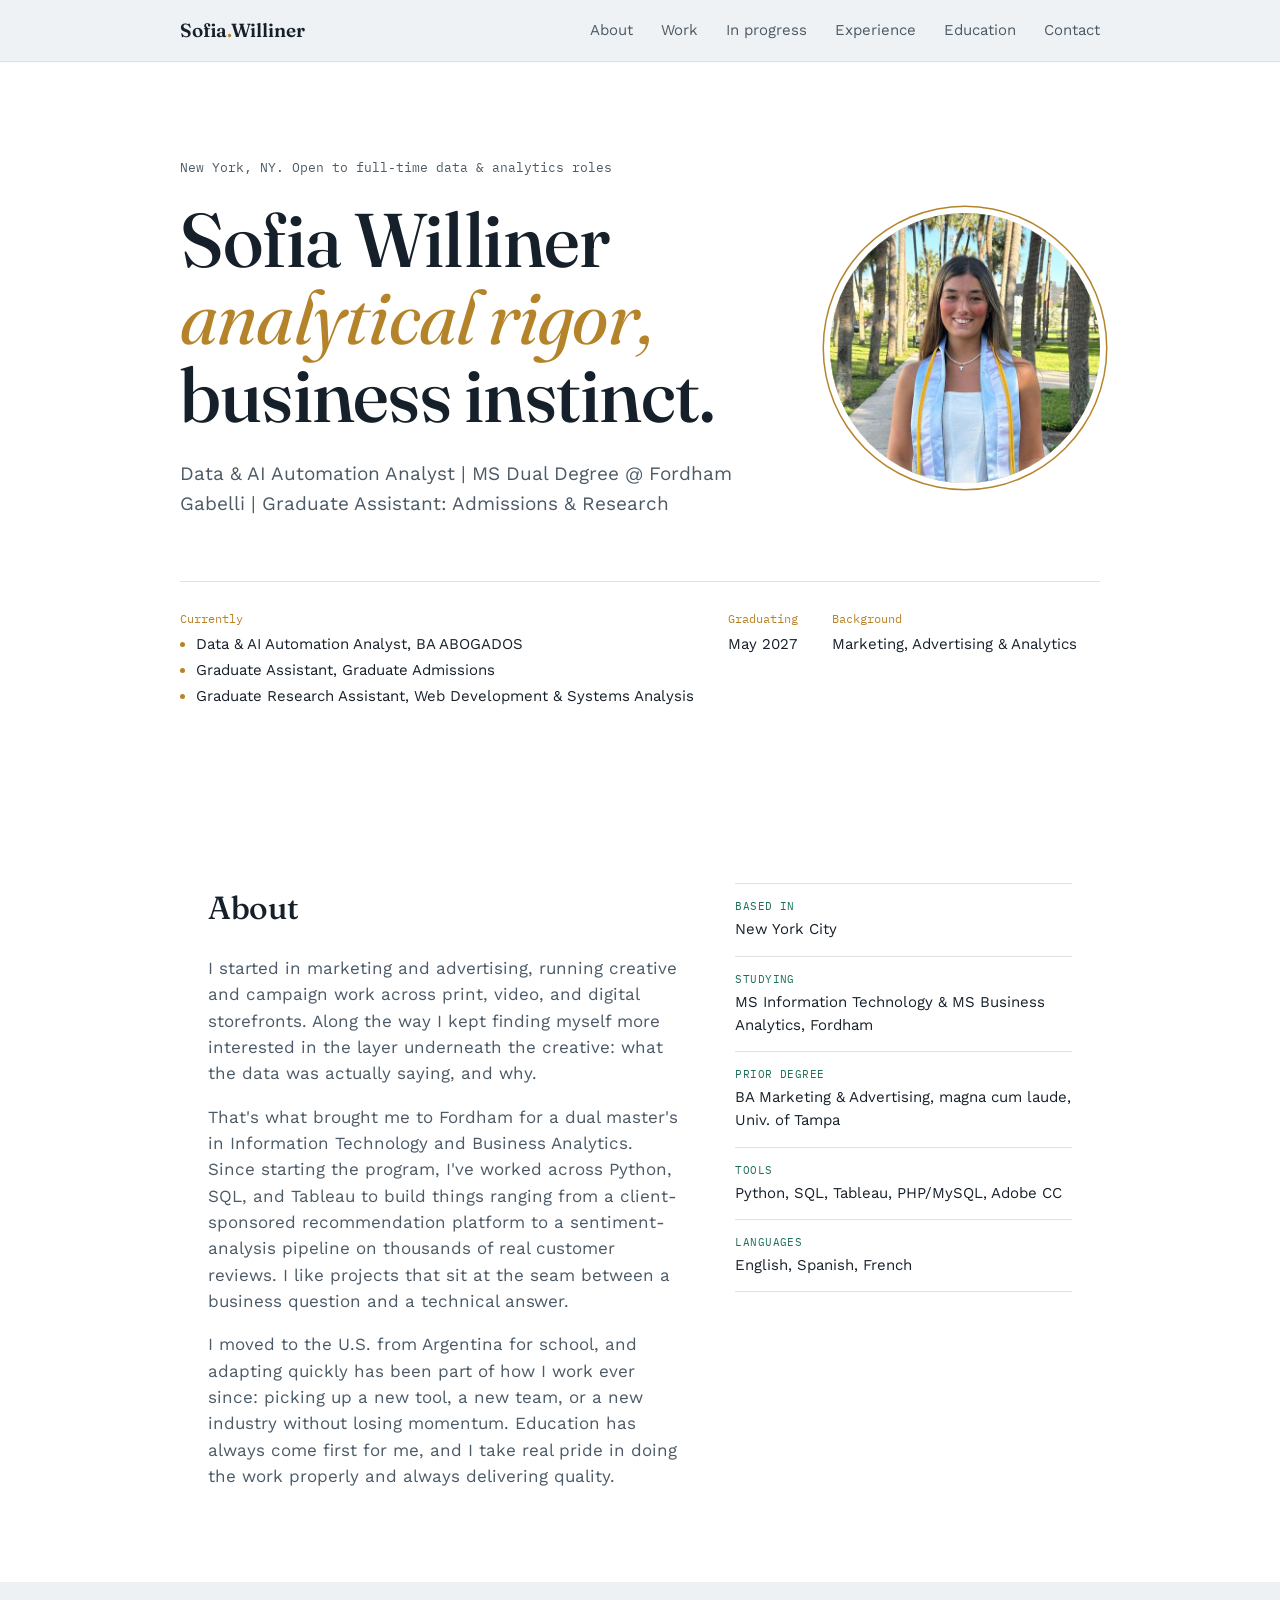
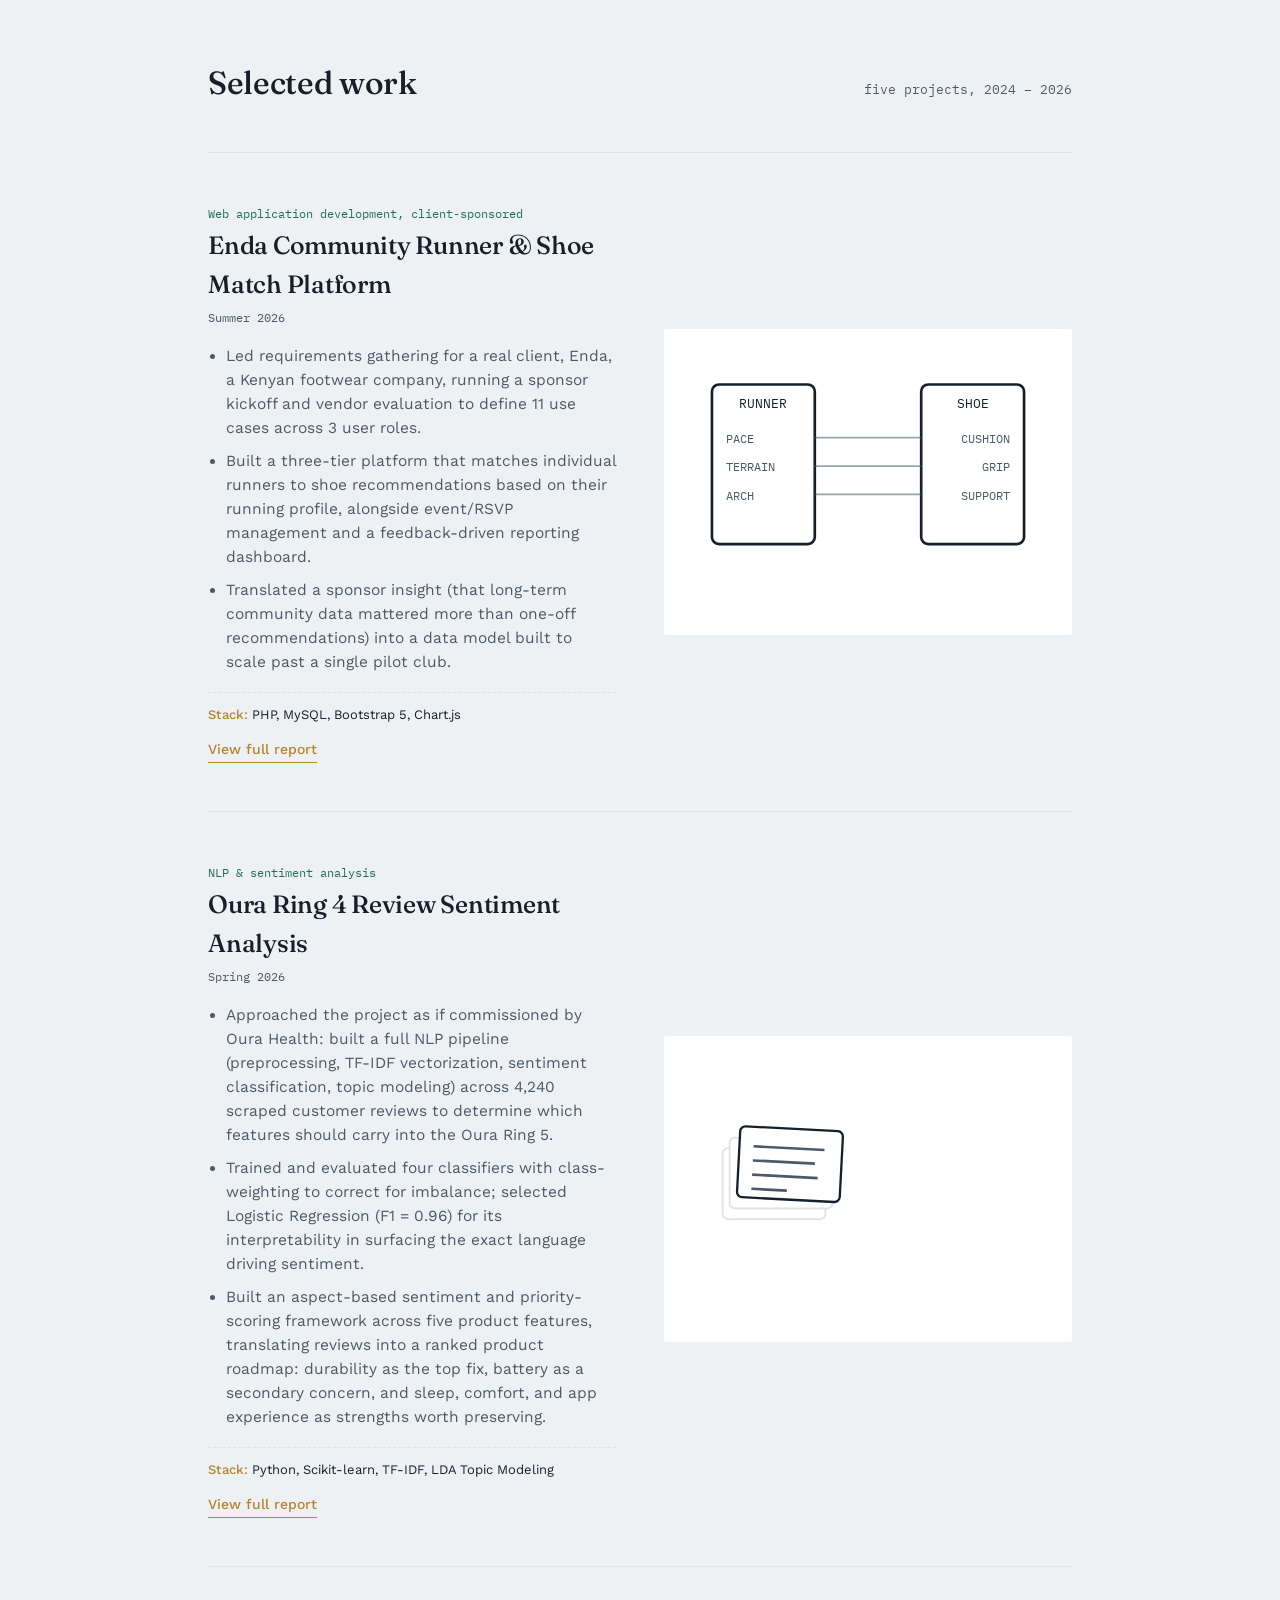
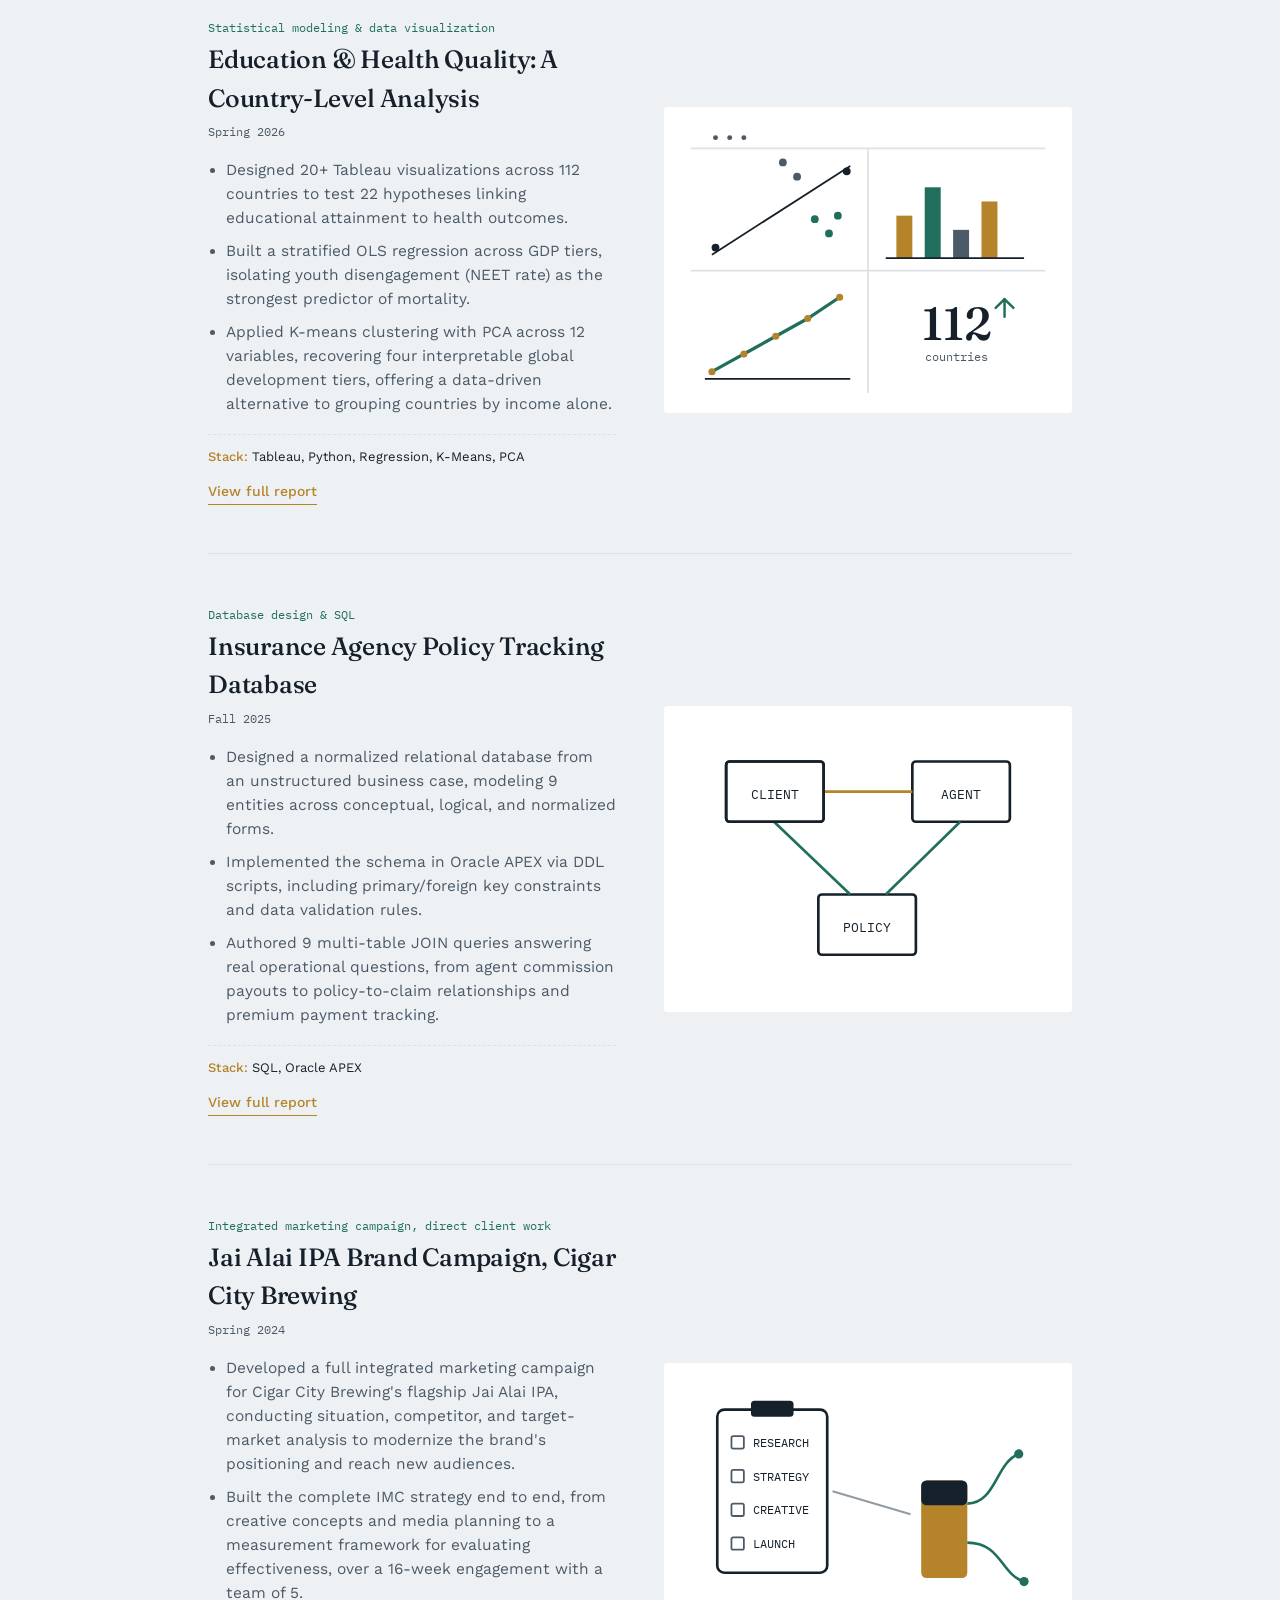
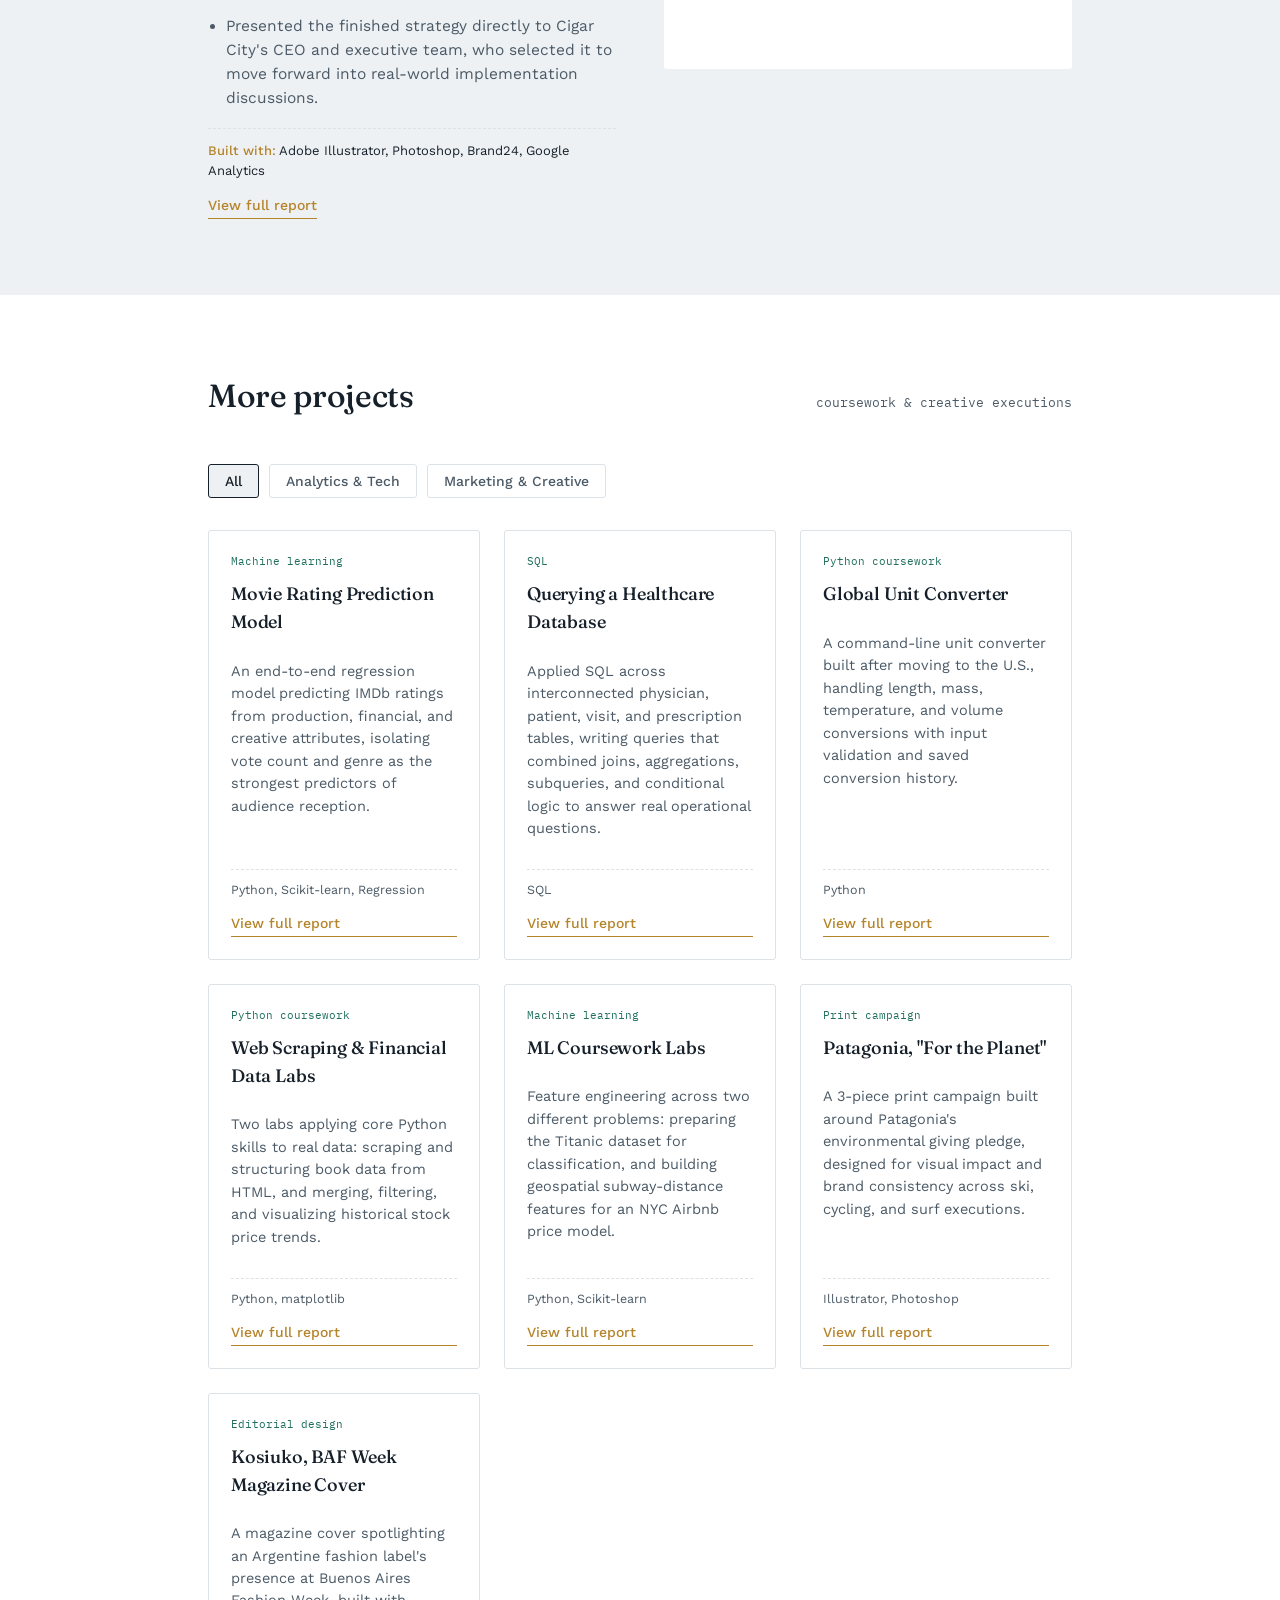
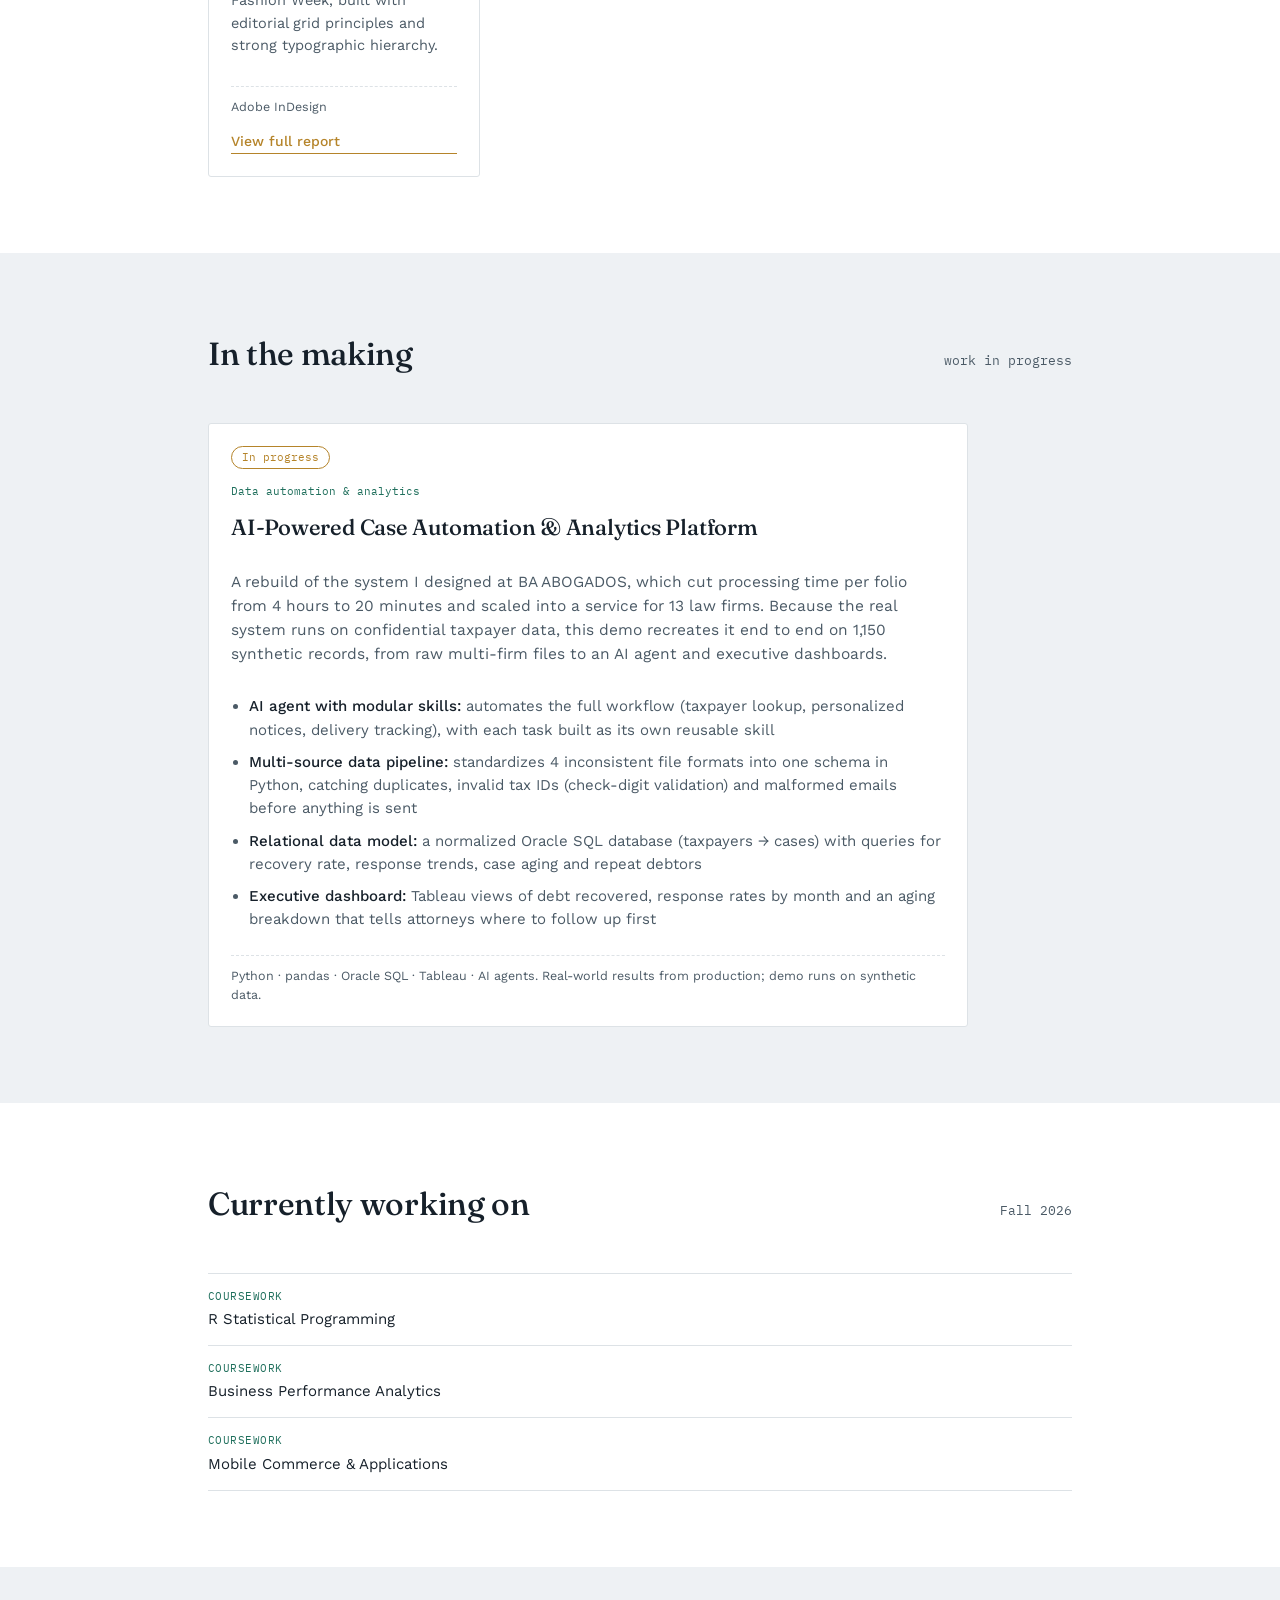
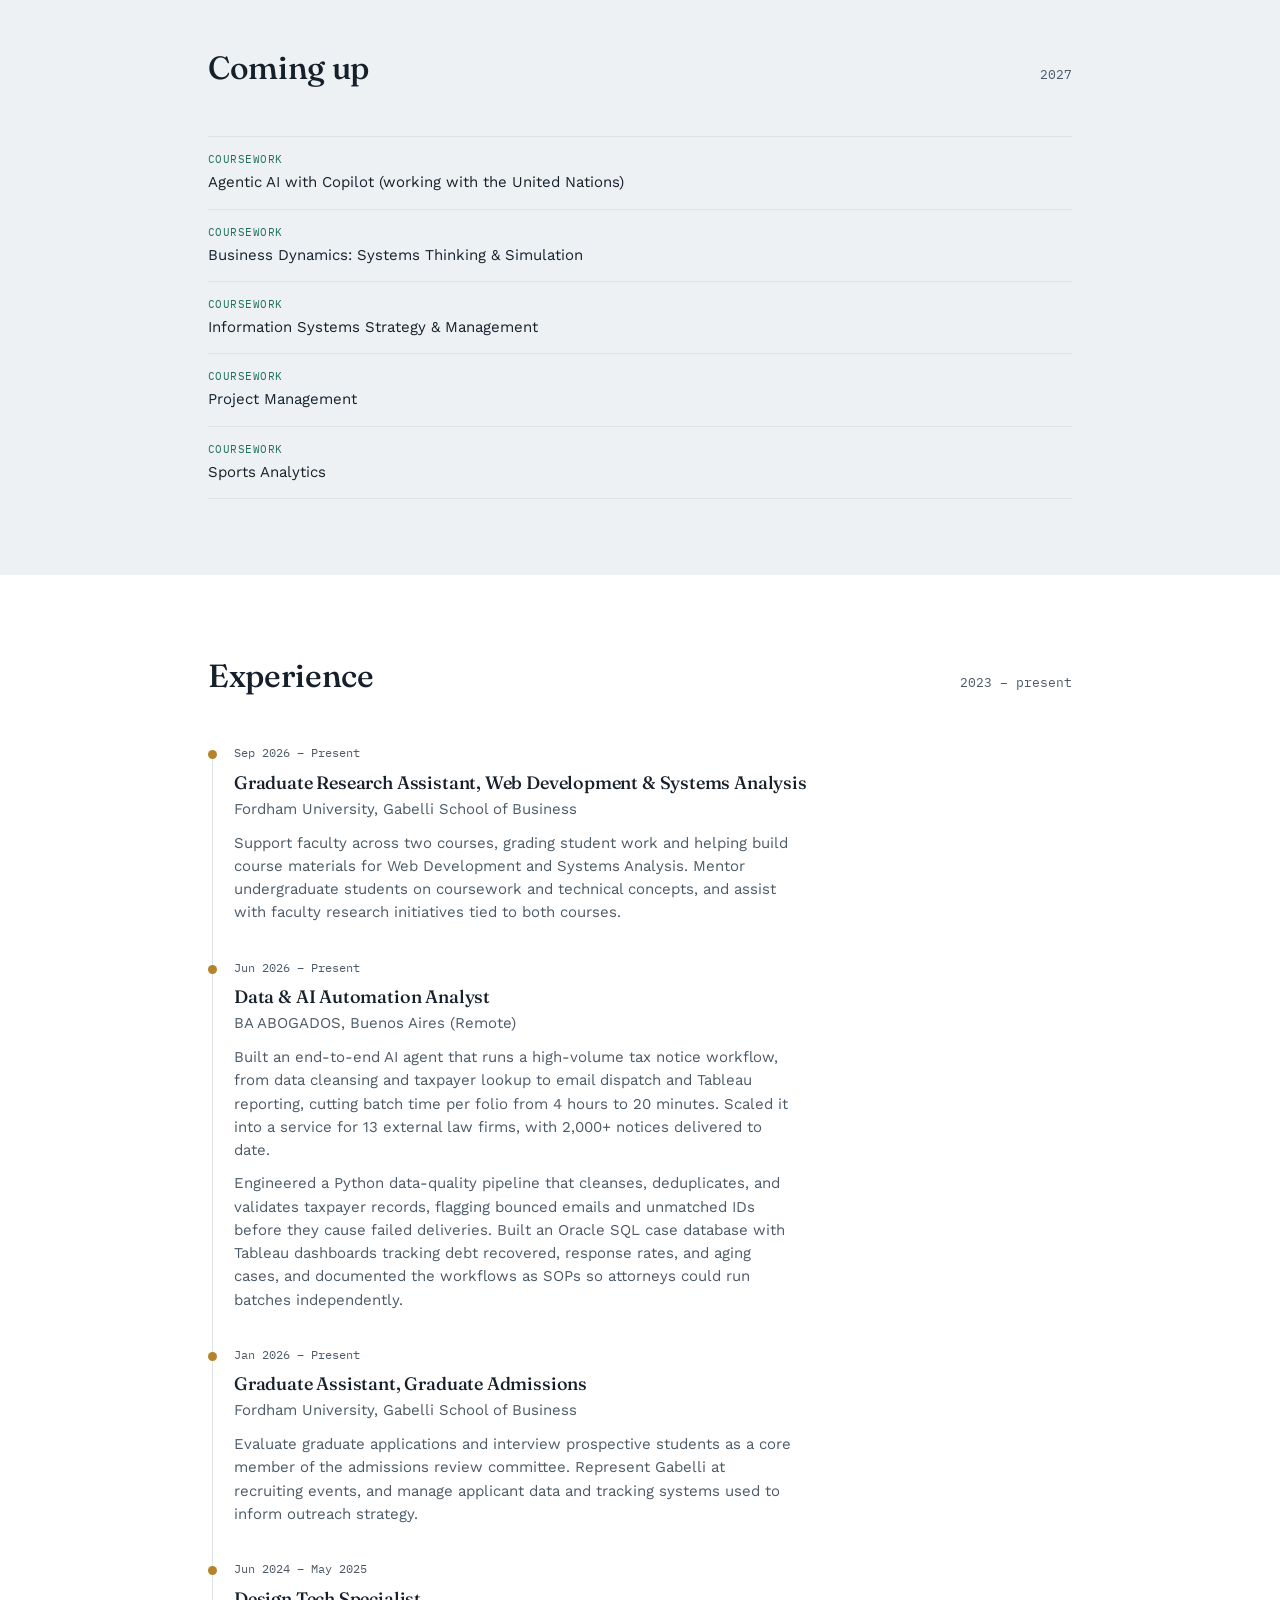
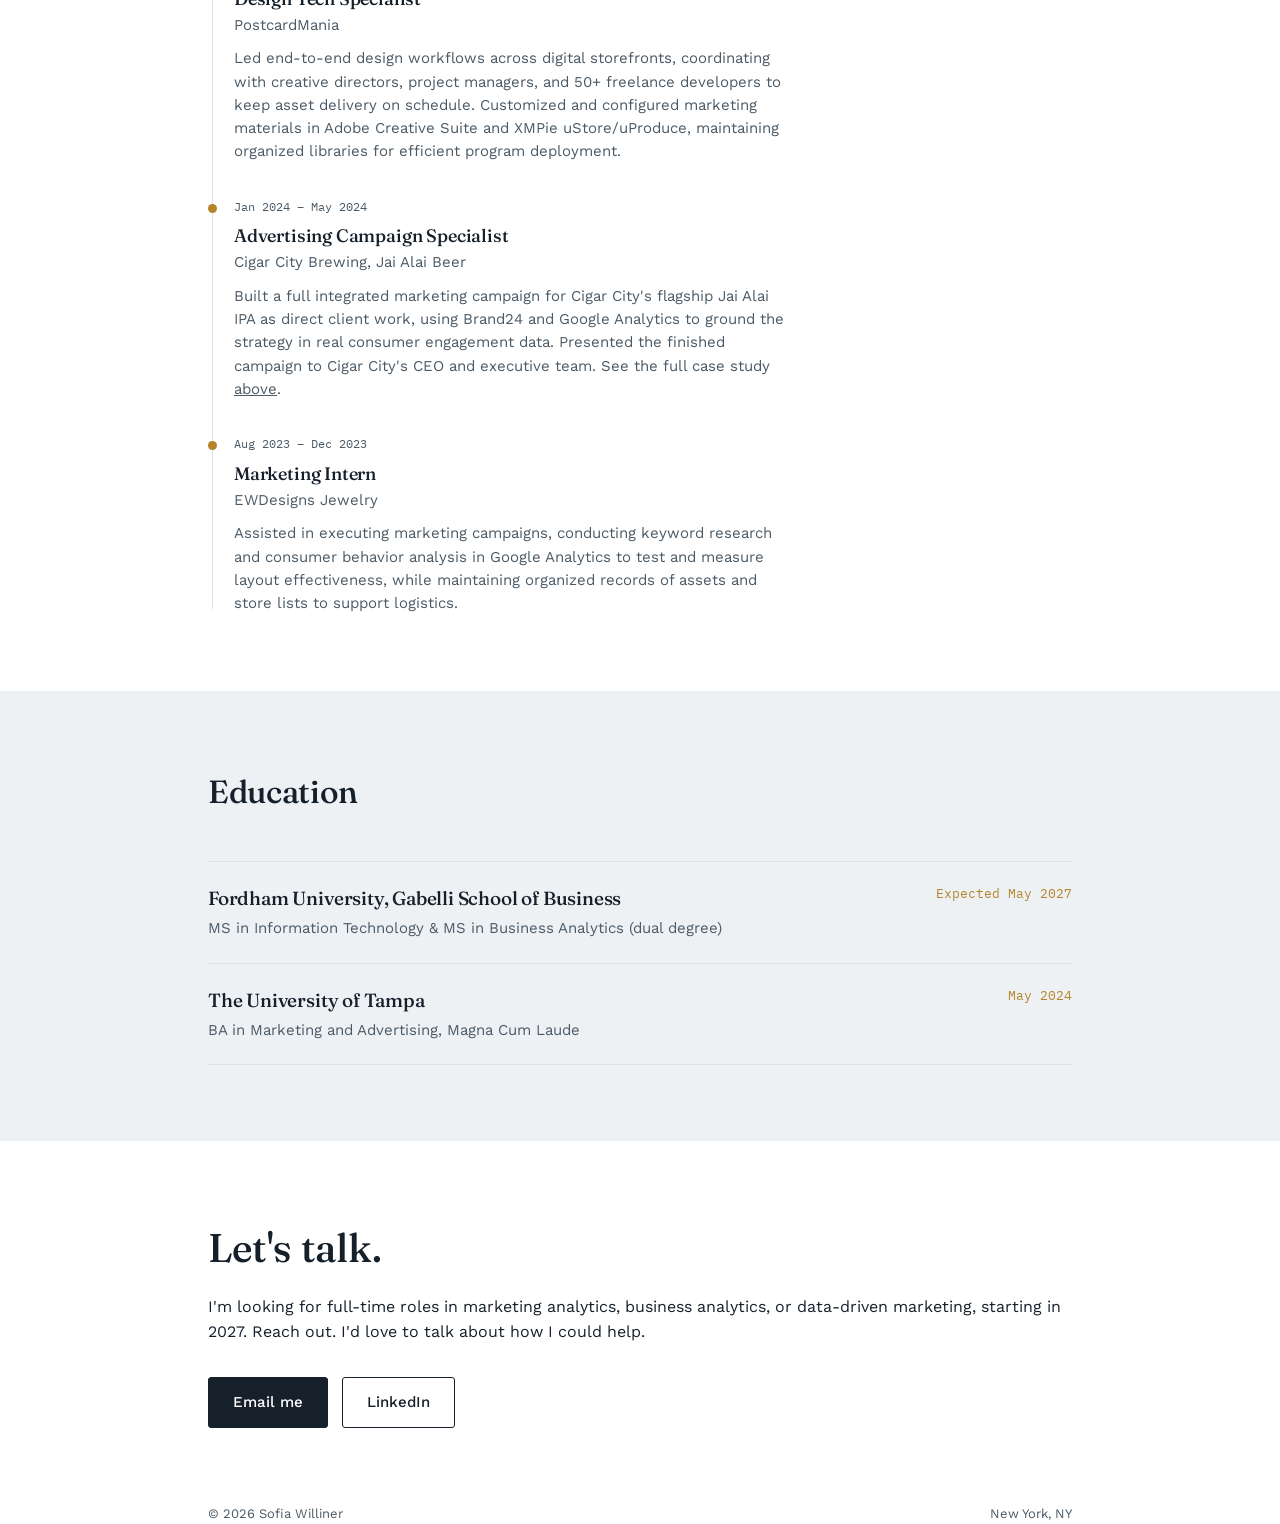
<file: index.html>
<!DOCTYPE html>
<html lang="en">
<head>
<meta charset="UTF-8">
<meta name="viewport" content="width=device-width, initial-scale=1">
<title>Sofia Williner</title>
<link rel="preconnect" href="https://fonts.googleapis.com">
<link rel="preconnect" href="https://fonts.gstatic.com" crossorigin>
<link href="https://fonts.googleapis.com/css2?family=Fraunces:ital,opsz,wght@0,9..144,300;0,9..144,500;0,9..144,600;1,9..144,400;1,9..144,500&family=Work+Sans:wght@300;400;500;600;700&family=IBM+Plex+Mono:wght@400;500&display=swap" rel="stylesheet">
<style>
  :root {
    --paper: #FFFFFF;
    --mist: #EEF1F4;
    --ink: #16202A;
    --ink-soft: #4B5A66;
    --gold: #B5842A;
    --gold-soft: #F3E4C4;
    --teal: #1F6F5C;
    --line: #DDE2E6;
    --radius: 3px;
  }

  :root:not([data-theme="light"]) {
    @media (prefers-color-scheme: dark) {
      --paper: #12181C;
      --mist: #1B2328;
      --ink: #ECEFF1;
      --ink-soft: #A9B6BE;
      --gold: #E3B94A;
      --gold-soft: #3A331B;
      --teal: #4FBFA3;
      --line: #2B363C;
    }
  }

  :root[data-theme="dark"] {
    --paper: #12181C;
    --mist: #1B2328;
    --ink: #ECEFF1;
    --ink-soft: #A9B6BE;
    --gold: #E3B94A;
    --gold-soft: #3A331B;
    --teal: #4FBFA3;
    --line: #2B363C;
  }

  * { box-sizing: border-box; }

  html { scroll-behavior: smooth; }
  @media (prefers-reduced-motion: reduce) {
    html { scroll-behavior: auto; }
    * { animation: none !important; transition: none !important; }
  }

  body {
    margin: 0;
    background: var(--paper);
    color: var(--ink);
    font-family: 'Work Sans', sans-serif;
    font-weight: 400;
    line-height: 1.55;
    -webkit-font-smoothing: antialiased;
  }

  h1, h2, h3, .display {
    font-family: 'Fraunces', serif;
    color: var(--ink);
    margin: 0;
    letter-spacing: -0.01em;
  }

  a { color: inherit; }

  .wrap {
    max-width: 920px;
    margin: 0 auto;
    padding: 0 28px;
  }

  /* ---------- NAV ---------- */
  header {
    position: sticky;
    top: 0;
    z-index: 20;
    background: color-mix(in srgb, var(--mist) 92%, transparent);
    backdrop-filter: blur(8px);
    border-bottom: 1px solid var(--line);
    box-shadow: 0 1px 0 rgba(0,0,0,.02);
  }
  .nav-row {
    display: flex;
    align-items: center;
    justify-content: space-between;
    padding: 16px 0;
  }
  .mark {
    font-family: 'Fraunces', serif;
    font-weight: 600;
    font-size: 19px;
    text-decoration: none;
    color: var(--ink);
  }
  .mark span { color: var(--gold); }
  nav.links { display: flex; gap: 28px; }
  nav.links a {
    text-decoration: none;
    font-size: 15px;
    color: var(--ink-soft);
    transition: color .15s ease;
  }
  nav.links a:hover { color: var(--gold); }
  .nav-toggle { display: none; }

  @media (max-width: 620px) {
    nav.links {
      position: absolute;
      top: 100%; left: 0; right: 0;
      background: var(--paper);
      border-bottom: 1px solid var(--line);
      flex-direction: column;
      gap: 0;
      max-height: 0;
      overflow: hidden;
      transition: max-height .25s ease;
    }
    nav.links.open { max-height: 260px; }
    nav.links a { padding: 14px 28px; border-top: 1px solid var(--line); }
    .nav-toggle {
      display: block;
      background: none;
      border: none;
      color: var(--ink);
      font-size: 22px;
      cursor: pointer;
      padding: 4px;
    }
  }

  /* ---------- HERO ---------- */
  .hero {
    padding: 96px 0 80px;
  }
  .eyebrow-line {
    font-family: 'IBM Plex Mono', monospace;
    font-size: 13px;
    color: var(--ink-soft);
    margin-bottom: 22px;
  }
  .hero h1 {
    font-size: clamp(42px, 7vw, 76px);
    font-weight: 500;
    line-height: 1.02;
  }
  .hero h1 em {
    font-style: italic;
    font-weight: 400;
    color: var(--gold);
  }
  .hero p.lede {
    max-width: 54ch;
    font-size: 19px;
    color: var(--ink-soft);
    margin-top: 26px;
  }
  .hero-facts {
    display: flex;
    flex-wrap: wrap;
    gap: 34px;
    margin-top: 44px;
    padding-top: 28px;
    border-top: 1px solid var(--line);
  }
  .hero-grid {
    display: grid;
    grid-template-columns: 1fr auto;
    gap: 40px;
    align-items: center;
  }
  .hero-photo { margin: 0; width: 270px; }
  .hero-photo img {
    display: block;
    width: 100%;
    height: auto;
    aspect-ratio: 1 / 1;
    object-fit: cover;
    border-radius: 50%;
    box-shadow: 0 0 0 6px var(--paper), 0 0 0 7.5px var(--gold);
  }
  @media (max-width: 720px) {
    .hero-grid { grid-template-columns: 1fr; gap: 32px; }
    .hero-photo { width: 190px; }
  }
  @media (max-width: 960px) {
    .hero { padding-left: 28px; padding-right: 28px; }
    .nav-row { padding-left: 28px; padding-right: 28px; }
  }
  .fact dt {
    font-family: 'IBM Plex Mono', monospace;
    font-size: 12px;
    color: var(--gold);
    margin-bottom: 4px;
  }
  .fact dd {
    margin: 0;
    font-size: 15px;
    color: var(--ink);
  }
  .fact-list {
    margin: 0;
    padding: 0 0 0 16px;
  }
  .fact-list li {
    font-size: 15px;
    color: var(--ink);
    margin-bottom: 3px;
  }
  .fact-list li::marker { color: var(--gold); }

  /* ---------- SECTION SCAFFOLDING ---------- */
  section { padding: 76px 0; }
  section.alt { background: var(--mist); }
  .section-head {
    display: flex;
    align-items: baseline;
    justify-content: space-between;
    gap: 20px;
    margin-bottom: 44px;
  }
  .section-head h2 {
    font-size: 32px;
    font-weight: 500;
  }
  .section-head .count {
    font-family: 'IBM Plex Mono', monospace;
    font-size: 13px;
    color: var(--ink-soft);
    white-space: nowrap;
  }

  /* ---------- ABOUT ---------- */
  .about-grid {
    display: grid;
    grid-template-columns: 1.4fr 1fr;
    gap: 56px;
  }
  .about-grid p { font-size: 17px; color: var(--ink-soft); max-width: 62ch; }
  .about-grid p + p { margin-top: 16px; }
  .quickfacts { list-style: none; margin: 0; padding: 0; }
  .quickfacts li {
    padding: 14px 0;
    border-top: 1px solid var(--line);
    display: flex; flex-direction: column; gap: 3px;
  }
  .quickfacts li:last-child { border-bottom: 1px solid var(--line); }
  .quickfacts .k {
    font-family: 'IBM Plex Mono', monospace;
    font-size: 11px;
    text-transform: uppercase;
    letter-spacing: .04em;
    color: var(--teal);
  }
  .quickfacts .v { font-size: 15px; }

  @media (max-width: 720px) {
    .about-grid { grid-template-columns: 1fr; }
  }

  /* ---------- PROJECTS ---------- */
  .project {
    display: grid;
    grid-template-columns: 1fr 1fr;
    gap: 48px;
    align-items: center;
    padding: 48px 0;
    border-top: 1px solid var(--line);
  }
  .project:last-child { padding-bottom: 0; }
  .project.reverse .art { order: 2; }
  .project .art {
    aspect-ratio: 4 / 3;
    background: var(--mist);
    border-radius: var(--radius);
    display: flex;
    align-items: center;
    justify-content: center;
    padding: 20px;
  }
  section.alt .project .art { background: var(--paper); }
  .project .art svg { width: 100%; height: 100%; overflow: visible; }

  .art:hover svg { transform: scale(1.025); }
  .art svg { transition: transform .35s ease; }

  .art svg path, .art svg line {
    transition: stroke-dashoffset 1.1s cubic-bezier(.25,.7,.35,1);
  }
  .art svg circle:not(.footstep):not(.signal):not(.query-dot):not(.bubble):not(.flow-dot), .art svg rect {
    transform-box: fill-box;
    transform-origin: center;
    opacity: 0;
    transform: scale(.4);
    transition: opacity .5s ease, transform .5s cubic-bezier(.25,.7,.35,1);
    transition-delay: calc(var(--i, 0) * 90ms);
  }
  .art.in-view svg circle:not(.footstep):not(.signal):not(.query-dot):not(.bubble):not(.flow-dot), .art.in-view svg rect {
    opacity: 1;
    transform: scale(1);
  }
  .art svg circle:not(.footstep):not(.signal):not(.query-dot):not(.bubble):not(.flow-dot):not(.match-dot):hover, .art svg rect:hover {
    transform: scale(1.35);
    cursor: pointer;
    transition-delay: 0s, 0s;
  }
  @media (prefers-reduced-motion: reduce) {
    .art svg circle, .art svg rect { opacity: 1; transform: scale(1); }
    .art:hover svg { transform: none; }
  }

  /* Enda: running shoe + footsteps */
  .shoe {
    transform-box: fill-box;
    transform-origin: center;
    transform: translate(14px, 120px);
    transition: transform .3s ease;
  }
  .art:hover .shoe {
    animation: run-shoe 2.6s ease-in-out infinite alternate;
  }
  @keyframes run-shoe {
    0%   { transform: translate(14px, 120px) rotate(-6deg); }
    25%  { transform: translate(49px, 107px) rotate(5deg); }
    50%  { transform: translate(84px, 114px) rotate(-6deg); }
    75%  { transform: translate(119px, 102px) rotate(5deg); }
    100% { transform: translate(154px, 94px) rotate(-6deg); }
  }
  .footstep {
    transform-box: fill-box;
    transform-origin: center;
    opacity: 0;
    transform: scale(0);
    transition: opacity .3s ease, transform .3s ease;
    transition-delay: var(--fd, 0s);
  }
  .art:hover .footstep { opacity: .55; transform: scale(1); }
  @media (prefers-reduced-motion: reduce) {
    .shoe { animation: none !important; }
    .footstep { transition: none; }
  }

  .project .field {
    font-family: 'IBM Plex Mono', monospace;
    font-size: 12px;
    color: var(--teal);
    margin-bottom: 10px;
  }
  .project h3 { font-size: 25px; font-weight: 500; margin-bottom: 6px; }
  .project .when {
    font-family: 'IBM Plex Mono', monospace;
    font-size: 12px;
    color: var(--ink-soft);
    margin-bottom: 16px;
    display: block;
  }
  .project ul { margin: 0; padding: 0 0 0 18px; }
  .project li {
    font-size: 15.5px;
    color: var(--ink-soft);
    margin-bottom: 9px;
  }
  .stack {
    margin-top: 18px;
    font-size: 13px;
    color: var(--ink);
    border-top: 1px dashed var(--line);
    padding-top: 12px;
  }
  .stack b { color: var(--gold); font-weight: 500; }
  .report-link {
    display: inline-block;
    margin-top: 14px;
    font-size: 14px;
    font-weight: 500;
    color: var(--gold);
    text-decoration: none;
    border-bottom: 1px solid var(--gold);
    padding-bottom: 1px;
  }
  .report-link:hover { color: var(--teal); border-color: var(--teal); }

  @media (max-width: 720px) {
    .project, .project.reverse { grid-template-columns: 1fr; }
    .project.reverse .art { order: 0; }
  }

  /* ---------- MORE PROJECTS ---------- */
  .filters {
    display: flex;
    gap: 10px;
    margin-bottom: 32px;
  }
  .filter-chip {
    font-family: 'Work Sans', sans-serif;
    font-size: 14px;
    font-weight: 500;
    background: none;
    border: 1px solid var(--line);
    color: var(--ink-soft);
    padding: 8px 16px;
    border-radius: var(--radius);
    cursor: pointer;
    transition: border-color .15s ease, color .15s ease;
  }
  .filter-chip:hover { border-color: var(--gold); color: var(--ink); }
  .filter-chip.active {
    border-color: var(--ink);
    color: var(--ink);
    background: var(--mist);
  }
  .mini-grid {
    display: grid;
    grid-template-columns: repeat(3, 1fr);
    gap: 24px;
  }
  .mini-card {
    border: 1px solid var(--line);
    border-radius: var(--radius);
    padding: 22px;
    display: flex;
    flex-direction: column;
    transition: opacity .2s ease, transform .2s ease;
  }
  .mini-card.hidden { display: none; }
  .mini-field {
    font-family: 'IBM Plex Mono', monospace;
    font-size: 11px;
    color: var(--teal);
    margin-bottom: 10px;
  }
  .mini-card h3 { font-size: 18px; font-weight: 500; margin-bottom: 10px; }
  .mini-card p { font-size: 14.5px; color: var(--ink-soft); flex-grow: 1; }
  .mini-stack {
    margin-top: 14px;
    font-size: 12.5px;
    color: var(--ink-soft);
    border-top: 1px dashed var(--line);
    padding-top: 10px;
  }
  .wip-card { max-width: 760px; background: var(--paper); }
  .status-pill {
    align-self: flex-start;
    font-family: 'IBM Plex Mono', monospace;
    font-size: 11px;
    color: var(--gold);
    border: 1px solid var(--gold);
    border-radius: 999px;
    padding: 2px 10px;
    margin-bottom: 14px;
  }
  .wip-card h3 { font-size: 22px; }
  .wip-card p { flex-grow: 0; font-size: 15.5px; }
  .wip-card ul { margin: 14px 0 0; padding: 0 0 0 18px; }
  .wip-card li { font-size: 15px; color: var(--ink-soft); margin-bottom: 9px; }
  .wip-card li strong { color: var(--ink); font-weight: 500; }

  @media (max-width: 860px) {
    .mini-grid { grid-template-columns: 1fr 1fr; }
  }
  @media (max-width: 620px) {
    .mini-grid { grid-template-columns: 1fr; }
    .filters { flex-wrap: wrap; }
  }

  /* ---------- EXPERIENCE ---------- */
  .timeline { position: relative; padding-left: 26px; }
  .timeline::before {
    content: "";
    position: absolute;
    left: 4px; top: 6px; bottom: 6px;
    width: 1px;
    background: var(--line);
  }
  .tl-item { position: relative; padding-bottom: 34px; }
  .tl-item:last-child { padding-bottom: 0; }
  .tl-item::before {
    content: "";
    position: absolute;
    left: -26px; top: 6px;
    width: 9px; height: 9px;
    border-radius: 50%;
    background: var(--gold);
  }
  .tl-when {
    font-family: 'IBM Plex Mono', monospace;
    font-size: 12px;
    color: var(--ink-soft);
    display: block;
    margin-bottom: 6px;
  }
  .tl-item h3 { font-size: 18px; font-weight: 500; }
  .tl-item .org { color: var(--ink-soft); font-size: 15px; }
  .tl-item p { font-size: 15px; color: var(--ink-soft); margin: 10px 0 0; max-width: 62ch; }

  /* ---------- EDUCATION ---------- */
  .edu-item {
    display: grid;
    grid-template-columns: 1fr auto;
    gap: 16px;
    padding: 22px 0;
    border-top: 1px solid var(--line);
  }
  .edu-item:last-child { border-bottom: 1px solid var(--line); }
  .edu-item h3 { font-size: 19px; font-weight: 500; }
  .edu-item .prog { color: var(--ink-soft); font-size: 15px; margin-top: 4px; }
  .edu-item .when {
    font-family: 'IBM Plex Mono', monospace;
    font-size: 13px;
    color: var(--gold);
    white-space: nowrap;
    align-self: start;
  }

  /* ---------- CONTACT ---------- */
  .contact-box {
    text-align: left;
  }
  .contact-box h2 { font-size: 40px; font-weight: 500; max-width: 14ch; }
  .contact-links {
    display: flex;
    flex-wrap: wrap;
    gap: 14px;
    margin-top: 32px;
  }
  .btn {
    font-family: 'Work Sans', sans-serif;
    font-size: 15px;
    font-weight: 500;
    text-decoration: none;
    padding: 13px 24px;
    border-radius: var(--radius);
    border: 1px solid var(--ink);
    color: var(--ink);
    transition: background .15s ease, color .15s ease;
  }
  .btn.primary {
    background: var(--ink);
    color: var(--paper);
  }
  .btn.primary:hover { background: var(--gold); border-color: var(--gold); color: var(--ink); }
  .btn:not(.primary):hover { background: var(--mist); }

  footer {
    padding: 32px 0 48px;
    font-size: 13px;
    color: var(--ink-soft);
    display: flex;
    justify-content: space-between;
    flex-wrap: wrap;
    gap: 10px;
  }

  .reveal {
    opacity: 1;
    transform: none;
  }  /* ---------- Enda: radiating match signals ---------- */
  .match-line { opacity: .55; }
  .signal {
    opacity: 0;
    offset-distance: 0%;
  }
  .art:hover .signal {
    animation: travel-query 1.6s ease-in-out infinite;
  }
  .match-text {
    opacity: 0;
    transition: opacity .35s ease;
    transition-delay: 1.15s;
  }
  .art:hover .match-text { opacity: 1; }

  /* ---------- Oura Ring: review cards + extracted aspects ---------- */
  .scan-line {
    opacity: 0;
    transform: translateX(0);
  }
  .art:hover .scan-line {
    animation: scan-sweep 1.8s ease-in-out infinite;
  }
  @keyframes scan-sweep {
    0%   { opacity: 0;  transform: translateX(0); }
    15%  { opacity: .9; }
    85%  { opacity: .9; }
    100% { opacity: 0;  transform: translateX(45px); }
  }
  .tag {
    opacity: 0;
    transform: translateX(-10px);
    transition: opacity .35s ease, transform .35s ease;
    transition-delay: var(--td, 0s);
  }
  .art:hover .tag { opacity: 1; transform: translateX(0); }

  /* ---------- Education & Health: Tableau cross-filter ---------- */
  .dashboard .panel {
    transform-box: fill-box; transform-origin: center;
    transition: opacity .3s ease, transform .3s ease;
  }
  .dashboard:hover .panel { opacity: .35; }
  .dashboard .panel:hover { opacity: 1; transform: scale(1.04); }

  /* ---------- Insurance DB: SQL snippet + flowing query dots ---------- */
  .sql-snippet {
    opacity: 0;
    transition: opacity .4s ease;
  }
  .art:hover .sql-snippet { opacity: 1; }
  .conn:hover { stroke-width: 2.5; cursor: pointer; }
  .query-dot {
    opacity: 0;
    offset-distance: 0%;
  }
  .art:hover .query-dot {
    animation: travel-query 1.8s linear infinite;
  }
  @keyframes travel-query {
    0%   { opacity: 0;  offset-distance: 0%; }
    10%  { opacity: 1; }
    90%  { opacity: 1; }
    100% { opacity: 0;  offset-distance: 100%; }
  }

  /* ---------- Jai Alai: bubbles, reach pulse, research lens ---------- */
  .bubble {
    transform-box: fill-box; transform-origin: center;
    opacity: 0;
  }
  .art:hover .bubble {
    animation: bubble-rise 2.2s ease-in infinite;
  }
  @keyframes bubble-rise {
    0%   { opacity: 0; transform: translateY(0) scale(.7); }
    15%  { opacity: .8; }
    85%  { opacity: .5; }
    100% { opacity: 0; transform: translateY(-42px) scale(1.1); }
  }
  .reach-line {
    transition: stroke-width .3s ease, opacity .3s ease;
  }
  .art:hover .reach-line {
    animation: reach-pulse 1.6s ease-in-out infinite;
  }
  @keyframes reach-pulse {
    0%, 100% { stroke-width: 1.5; opacity: .75; }
    50%      { stroke-width: 2.6; opacity: 1; }
  }
  .flow-line { opacity: .6; }
  .flow-dot {
    opacity: 0;
    offset-distance: 0%;
  }
  .art:hover .flow-dot {
    animation: travel-query 1.6s ease-in-out infinite;
  }
  .tick {
    opacity: 0;
    transition: opacity .25s ease;
    transition-delay: var(--td, 0s);
  }
  .art:hover .tick { opacity: 1; }
  .approved {
    transform-box: fill-box; transform-origin: center;
    opacity: 0; transform: scale(.5);
    transition: opacity .3s ease, transform .3s ease;
    transition-delay: 1.3s;
  }
  .art:hover .approved { opacity: 1; transform: scale(1); }

</style>
</head>
<body>

<header>
  <div class="wrap nav-row">
    <a href="#top" class="mark">Sofia<span>.</span>Williner</a>
    <button class="nav-toggle" aria-label="Toggle menu" onclick="document.querySelector('nav.links').classList.toggle('open')">&#9776;</button>
    <nav class="links">
      <a href="#about">About</a>
      <a href="#work">Work</a>
      <a href="#making">In progress</a>
      <a href="#experience">Experience</a>
      <a href="#education">Education</a>
      <a href="#contact">Contact</a>
    </nav>
  </div>
</header>

<main id="top">

  <!-- HERO -->
  <section class="hero wrap">
    <div class="hero-grid">
      <div class="hero-text">
    <div class="eyebrow-line reveal">New York, NY. Open to full-time data &amp; analytics roles</div>
    <h1 class="reveal" style="animation-delay:.05s">Sofia Williner<br><em>analytical rigor,</em><br>business instinct.</h1>
    <p class="lede reveal" style="animation-delay:.1s">
      Data &amp; AI Automation Analyst | MS Dual Degree @ Fordham Gabelli | Graduate Assistant: Admissions &amp; Research
    </p>
      </div>
      <figure class="hero-photo">
        <img src="[data-uri]" width="270" height="270" alt="Portrait of Sofia Williner">
      </figure>
    </div>
    <dl class="hero-facts reveal" style="animation-delay:.15s">
      <div class="fact"><dt>Currently</dt><dd>
        <ul class="fact-list">
          <li>Data &amp; AI Automation Analyst, BA ABOGADOS</li>
          <li>Graduate Assistant, Graduate Admissions</li>
          <li>Graduate Research Assistant, Web Development &amp; Systems Analysis</li>
        </ul>
      </dd></div>
      <div class="fact"><dt>Graduating</dt><dd>May 2027</dd></div>
      <div class="fact"><dt>Background</dt><dd>Marketing, Advertising &amp; Analytics</dd></div>
    </dl>
  </section>

  <!-- ABOUT -->
  <section id="about">
    <div class="wrap about-grid">
      <div>
        <h2 style="font-size:32px;font-weight:500;margin-bottom:22px;">About</h2>
        <p>I started in marketing and advertising, running creative and campaign work across print, video, and digital storefronts. Along the way I kept finding myself more interested in the layer underneath the creative: what the data was actually saying, and why.</p>
        <p>That's what brought me to Fordham for a dual master's in Information Technology and Business Analytics. Since starting the program, I've worked across Python, SQL, and Tableau to build things ranging from a client-sponsored recommendation platform to a sentiment-analysis pipeline on thousands of real customer reviews. I like projects that sit at the seam between a business question and a technical answer.</p>
        <p>I moved to the U.S. from Argentina for school, and adapting quickly has been part of how I work ever since: picking up a new tool, a new team, or a new industry without losing momentum. Education has always come first for me, and I take real pride in doing the work properly and always delivering quality.</p>
      </div>
      <ul class="quickfacts">
        <li><span class="k">Based in</span><span class="v">New York City</span></li>
        <li><span class="k">Studying</span><span class="v">MS Information Technology &amp; MS Business Analytics, Fordham</span></li>
        <li><span class="k">Prior degree</span><span class="v">BA Marketing &amp; Advertising, magna cum laude, Univ. of Tampa</span></li>
        <li><span class="k">Tools</span><span class="v">Python, SQL, Tableau, PHP/MySQL, Adobe CC</span></li>
        <li><span class="k">Languages</span><span class="v">English, Spanish, French</span></li>
      </ul>
    </div>
  </section>

  <!-- WORK -->
  <section id="work" class="alt">
    <div class="wrap">
      <div class="section-head">
        <h2>Selected work</h2>
        <span class="count">five projects, 2024 – 2026</span>
      </div>

      <!-- Project 1: Enda -->
      <div class="project">
        <div>
          <span class="field">Web application development, client-sponsored</span>
          <h3>Enda Community Runner &amp; Shoe Match Platform</h3>
          <span class="when">Summer 2026</span>
          <ul>
            <li>Led requirements gathering for a real client, Enda, a Kenyan footwear company, running a sponsor kickoff and vendor evaluation to define 11 use cases across 3 user roles.</li>
            <li>Built a three-tier platform that matches individual runners to shoe recommendations based on their running profile, alongside event/RSVP management and a feedback-driven reporting dashboard.</li>
            <li>Translated a sponsor insight (that long-term community data mattered more than one-off recommendations) into a data model built to scale past a single pilot club.</li>
          </ul>
          <div class="stack"><b>Stack:</b> PHP, MySQL, Bootstrap 5, Chart.js</div>
          <a class="report-link" href="https://github.com/sofiw212/sofia-williner-portfolio/tree/main/enda-platform" target="_blank" rel="noopener">View full report</a>
        </div>
        <div class="art">
          <svg viewBox="0 0 200 150" fill="none" class="enda-art">
            <!-- runner profile card -->
            <rect x="12" y="20" width="58" height="90" rx="4" fill="none" stroke="var(--ink)" stroke-width="1.5"/>
            <text x="41" y="33" text-anchor="middle" font-family="IBM Plex Mono, monospace" font-size="7.5" fill="var(--ink)">RUNNER</text>
            <text x="20" y="53" font-family="IBM Plex Mono, monospace" font-size="6.5" fill="var(--ink-soft)">PACE</text>
            <text x="20" y="69" font-family="IBM Plex Mono, monospace" font-size="6.5" fill="var(--ink-soft)">TERRAIN</text>
            <text x="20" y="85" font-family="IBM Plex Mono, monospace" font-size="6.5" fill="var(--ink-soft)">ARCH</text>

            <!-- shoe profile card -->
            <rect x="130" y="20" width="58" height="90" rx="4" fill="none" stroke="var(--ink)" stroke-width="1.5"/>
            <text x="159" y="33" text-anchor="middle" font-family="IBM Plex Mono, monospace" font-size="7.5" fill="var(--ink)">SHOE</text>
            <text x="180" y="53" text-anchor="end" font-family="IBM Plex Mono, monospace" font-size="6.5" fill="var(--ink-soft)">CUSHION</text>
            <text x="180" y="69" text-anchor="end" font-family="IBM Plex Mono, monospace" font-size="6.5" fill="var(--ink-soft)">GRIP</text>
            <text x="180" y="85" text-anchor="end" font-family="IBM Plex Mono, monospace" font-size="6.5" fill="var(--ink-soft)">SUPPORT</text>

            <!-- matching connections -->
            <line class="match-line" x1="70" y1="50" x2="130" y2="50" stroke="var(--ink-soft)" stroke-width="1" stroke-dasharray="2.5 2.5"/>
            <line class="match-line" x1="70" y1="66" x2="130" y2="66" stroke="var(--ink-soft)" stroke-width="1" stroke-dasharray="2.5 2.5"/>
            <line class="match-line" x1="70" y1="82" x2="130" y2="82" stroke="var(--ink-soft)" stroke-width="1" stroke-dasharray="2.5 2.5"/>

            <circle class="signal" style="offset-path: path('M70,50 L130,50'); animation-delay:0s"  r="2" fill="var(--gold)"/>
            <circle class="signal" style="offset-path: path('M70,66 L130,66'); animation-delay:.3s" r="2" fill="var(--teal)"/>
            <circle class="signal" style="offset-path: path('M70,82 L130,82'); animation-delay:.6s" r="2" fill="var(--gold)"/>

            <path class="tick" style="--td:.35s" d="M124,47 l2,2 l4,-4"  stroke="var(--teal)" stroke-width="1.4" fill="none" stroke-linecap="round" stroke-linejoin="round"/>
            <path class="tick" style="--td:.65s" d="M124,63 l2,2 l4,-4"  stroke="var(--teal)" stroke-width="1.4" fill="none" stroke-linecap="round" stroke-linejoin="round"/>
            <path class="tick" style="--td:.95s" d="M124,79 l2,2 l4,-4"  stroke="var(--teal)" stroke-width="1.4" fill="none" stroke-linecap="round" stroke-linejoin="round"/>

            <text class="match-text" x="100" y="132" text-anchor="middle" font-family="IBM Plex Mono, monospace" font-size="8" fill="var(--teal)">MATCH FOUND</text>
          </svg>
        </div>
      </div>

      <!-- Project 2: Oura Ring -->
      <div class="project reverse">
        <div>
          <span class="field">NLP &amp; sentiment analysis</span>
          <h3>Oura Ring 4 Review Sentiment Analysis</h3>
          <span class="when">Spring 2026</span>
          <ul>
            <li>Approached the project as if commissioned by Oura Health: built a full NLP pipeline (preprocessing, TF-IDF vectorization, sentiment classification, topic modeling) across 4,240 scraped customer reviews to determine which features should carry into the Oura Ring 5.</li>
            <li>Trained and evaluated four classifiers with class-weighting to correct for imbalance; selected Logistic Regression (F1 = 0.96) for its interpretability in surfacing the exact language driving sentiment.</li>
            <li>Built an aspect-based sentiment and priority-scoring framework across five product features, translating reviews into a ranked product roadmap: durability as the top fix, battery as a secondary concern, and sleep, comfort, and app experience as strengths worth preserving.</li>
          </ul>
          <div class="stack"><b>Stack:</b> Python, Scikit-learn, TF-IDF, LDA Topic Modeling</div>
          <a class="report-link" href="https://github.com/sofiw212/sofia-williner-portfolio/tree/main/oura-ring-sentiment-analysis" target="_blank" rel="noopener">View full report</a>
        </div>
        <div class="art">
          <svg viewBox="0 0 200 150" fill="none">
            <!-- stack of customer reviews -->
            <rect x="18" y="52" width="58" height="40" rx="3" fill="var(--paper)" stroke="var(--line)" stroke-width="1" transform="rotate(-6 47 72)"/>
            <rect x="22" y="46" width="58" height="40" rx="3" fill="var(--paper)" stroke="var(--line)" stroke-width="1" transform="rotate(-2 51 66)"/>
            <g transform="rotate(3 56 61)">
              <rect x="27" y="41" width="58" height="40" rx="3" fill="var(--paper)" stroke="var(--ink)" stroke-width="1.3"/>
              <line x1="35" y1="52" x2="75" y2="52" stroke="var(--ink-soft)" stroke-width="1.5"/>
              <line x1="35" y1="60" x2="70" y2="60" stroke="var(--ink-soft)" stroke-width="1.5"/>
              <line x1="35" y1="68" x2="72" y2="68" stroke="var(--ink-soft)" stroke-width="1.5"/>
              <line x1="35" y1="76" x2="55" y2="76" stroke="var(--ink-soft)" stroke-width="1.5"/>
              <line class="scan-line" x1="30" y1="41" x2="30" y2="81" stroke="var(--gold)" stroke-width="1.5"/>
            </g>

            <!-- extracted aspects, revealed on hover -->
            <g class="tag" style="--td:0s">
              <rect x="112" y="16" width="70" height="15" rx="7.5" fill="none" stroke="#B5453B" stroke-width="1.3"/>
              <text x="147" y="26" text-anchor="middle" font-family="IBM Plex Mono, monospace" font-size="7" fill="#B5453B">DURABILITY</text>
            </g>
            <g class="tag" style="--td:.15s">
              <rect x="112" y="39" width="54" height="15" rx="7.5" fill="none" stroke="var(--gold)" stroke-width="1.3"/>
              <text x="139" y="49" text-anchor="middle" font-family="IBM Plex Mono, monospace" font-size="7" fill="var(--gold)">BATTERY</text>
            </g>
            <g class="tag" style="--td:.3s">
              <rect x="112" y="62" width="38" height="15" rx="7.5" fill="none" stroke="var(--teal)" stroke-width="1.3"/>
              <text x="131" y="72" text-anchor="middle" font-family="IBM Plex Mono, monospace" font-size="7" fill="var(--teal)">APP</text>
            </g>
            <g class="tag" style="--td:.45s">
              <rect x="112" y="85" width="56" height="15" rx="7.5" fill="none" stroke="var(--teal)" stroke-width="1.3"/>
              <text x="140" y="95" text-anchor="middle" font-family="IBM Plex Mono, monospace" font-size="7" fill="var(--teal)">COMFORT</text>
            </g>
            <g class="tag" style="--td:.6s">
              <rect x="112" y="108" width="44" height="15" rx="7.5" fill="none" stroke="var(--teal)" stroke-width="1.3"/>
              <text x="134" y="118" text-anchor="middle" font-family="IBM Plex Mono, monospace" font-size="7" fill="var(--teal)">SLEEP</text>
            </g>
          </svg>
        </div>
      </div>

      <!-- Project 3: Education & Health -->
      <div class="project">
        <div>
          <span class="field">Statistical modeling &amp; data visualization</span>
          <h3>Education &amp; Health Quality: A Country-Level Analysis</h3>
          <span class="when">Spring 2026</span>
          <ul>
            <li>Designed 20+ Tableau visualizations across 112 countries to test 22 hypotheses linking educational attainment to health outcomes.</li>
            <li>Built a stratified OLS regression across GDP tiers, isolating youth disengagement (NEET rate) as the strongest predictor of mortality.</li>
            <li>Applied K-means clustering with PCA across 12 variables, recovering four interpretable global development tiers, offering a data-driven alternative to grouping countries by income alone.</li>
          </ul>
          <div class="stack"><b>Stack:</b> Tableau, Python, Regression, K-Means, PCA</div>
          <a class="report-link" href="https://github.com/sofiw212/sofia-williner-portfolio/tree/main/education-health-tableau" target="_blank" rel="noopener">View full report</a>
        </div>
        <div class="art">
          <svg viewBox="0 0 200 150" fill="none" class="dashboard">
            <!-- toolbar -->
            <circle cx="14" cy="6" r="1.4" fill="var(--ink-soft)"/>
            <circle cx="22" cy="6" r="1.4" fill="var(--ink-soft)"/>
            <circle cx="30" cy="6" r="1.4" fill="var(--ink-soft)"/>
            <line x1="0" y1="12" x2="200" y2="12" stroke="var(--line)" stroke-width="1"/>
            <line x1="100" y1="12" x2="100" y2="150" stroke="var(--line)" stroke-width="1"/>
            <line x1="0" y1="81" x2="200" y2="81" stroke="var(--line)" stroke-width="1"/>

            <!-- panel A: cluster scatter -->
            <g class="panel">
              <line x1="12" y1="72" x2="90" y2="22" stroke="var(--ink)" stroke-width="1" stroke-dasharray="2.5 2.5"/>
              <circle cx="70" cy="52" r="2.2" fill="var(--teal)"/>
              <circle cx="78" cy="60" r="2.2" fill="var(--teal)"/>
              <circle cx="83" cy="50" r="2.2" fill="var(--teal)"/>
              <circle cx="52" cy="20" r="2.2" fill="var(--ink-soft)"/>
              <circle cx="60" cy="28" r="2.2" fill="var(--ink-soft)"/>
              <circle cx="88" cy="25" r="2.2" fill="var(--ink)" opacity=".6"/>
              <circle cx="14" cy="68" r="2.2" fill="var(--ink)" opacity=".6"/>
            </g>

            <!-- panel B: bar chart -->
            <g class="panel">
              <rect x="116" y="50" width="9" height="24" fill="var(--gold)"/>
              <rect x="132" y="34" width="9" height="40" fill="var(--teal)"/>
              <rect x="148" y="58" width="9" height="16" fill="var(--ink-soft)"/>
              <rect x="164" y="42" width="9" height="32" fill="var(--gold)"/>
              <line x1="110" y1="74" x2="188" y2="74" stroke="var(--ink)" stroke-width="1"/>
            </g>

            <!-- panel C: trend line -->
            <g class="panel">
              <polyline points="12,138 30,128 48,118 66,108 84,96" stroke="var(--teal)" stroke-width="1.8" fill="none"/>
              <circle cx="12" cy="138" r="2" fill="var(--gold)"/>
              <circle cx="30" cy="128" r="2" fill="var(--gold)"/>
              <circle cx="48" cy="118" r="2" fill="var(--gold)"/>
              <circle cx="66" cy="108" r="2" fill="var(--gold)"/>
              <circle cx="84" cy="96" r="2" fill="var(--gold)"/>
              <line x1="8" y1="142" x2="90" y2="142" stroke="var(--ink)" stroke-width="1"/>
            </g>

            <!-- panel D: KPI tile -->
            <g class="panel">
              <text x="150" y="120" text-anchor="middle" font-family="Fraunces, serif" font-size="26" font-weight="500" fill="var(--ink)">112</text>
              <text x="150" y="132" text-anchor="middle" font-family="IBM Plex Mono, monospace" font-size="7" fill="var(--ink-soft)">countries</text>
              <path d="M172,102 l5,-5 l5,5 M177,97 l0,10" stroke="var(--teal)" stroke-width="1.4" fill="none" stroke-linecap="round" stroke-linejoin="round"/>
            </g>
          </svg>
        </div>
      </div>

      <!-- Project 4: Insurance DB -->
      <div class="project reverse">
        <div>
          <span class="field">Database design &amp; SQL</span>
          <h3>Insurance Agency Policy Tracking Database</h3>
          <span class="when">Fall 2025</span>
          <ul>
            <li>Designed a normalized relational database from an unstructured business case, modeling 9 entities across conceptual, logical, and normalized forms.</li>
            <li>Implemented the schema in Oracle APEX via DDL scripts, including primary/foreign key constraints and data validation rules.</li>
            <li>Authored 9 multi-table JOIN queries answering real operational questions, from agent commission payouts to policy-to-claim relationships and premium payment tracking.</li>
          </ul>
          <div class="stack"><b>Stack:</b> SQL, Oracle APEX</div>
          <a class="report-link" href="https://github.com/sofiw212/sofia-williner-portfolio/tree/main/insurance-agency-database" target="_blank" rel="noopener">View full report</a>
        </div>
        <div class="art">
          <svg viewBox="0 0 200 150" fill="none">
            <text class="sql-snippet" x="10" y="12" font-family="IBM Plex Mono, monospace" font-size="6.5" fill="var(--ink-soft)">SELECT * FROM POLICY</text>
            <rect x="20" y="20" width="55" height="34" rx="2" fill="none" stroke="var(--ink)" stroke-width="1.5"/>
            <rect x="125" y="20" width="55" height="34" rx="2" fill="none" stroke="var(--ink)" stroke-width="1.5"/>
            <rect x="72" y="95" width="55" height="34" rx="2" fill="none" stroke="var(--ink)" stroke-width="1.5"/>
            <path class="conn conn-1" d="M75,37 L125,37" stroke="var(--gold)" stroke-width="1.5"/>
            <path class="conn conn-2" d="M47,54 L90,95" stroke="var(--teal)" stroke-width="1.5"/>
            <path class="conn conn-3" d="M152,54 L110,95" stroke="var(--teal)" stroke-width="1.5"/>
            <circle class="query-dot" style="offset-path: path('M75,37 L125,37'); animation-delay:0s"   r="2.2" fill="var(--gold)"/>
            <circle class="query-dot" style="offset-path: path('M47,54 L90,95'); animation-delay:.3s"   r="2.2" fill="var(--teal)"/>
            <circle class="query-dot" style="offset-path: path('M152,54 L110,95'); animation-delay:.6s" r="2.2" fill="var(--teal)"/>
            <rect x="20" y="20" width="55" height="34" rx="2" fill="none" stroke="var(--ink)" stroke-width="1.5"/>
            <text x="47.5" y="41" text-anchor="middle" font-family="IBM Plex Mono, monospace" font-size="7.5" fill="var(--ink)">CLIENT</text>
            <text x="152.5" y="41" text-anchor="middle" font-family="IBM Plex Mono, monospace" font-size="7.5" fill="var(--ink)">AGENT</text>
            <text x="99.5" y="116" text-anchor="middle" font-family="IBM Plex Mono, monospace" font-size="7.5" fill="var(--ink)">POLICY</text>
          </svg>
        </div>
      </div>

      <!-- Project 5: Jai Alai / Cigar City -->
      <div class="project" id="jai-alai">
        <div>
          <span class="field">Integrated marketing campaign, direct client work</span>
          <h3>Jai Alai IPA Brand Campaign, Cigar City Brewing</h3>
          <span class="when">Spring 2024</span>
          <ul>
            <li>Developed a full integrated marketing campaign for Cigar City Brewing's flagship Jai Alai IPA, conducting situation, competitor, and target-market analysis to modernize the brand's positioning and reach new audiences.</li>
            <li>Built the complete IMC strategy end to end, from creative concepts and media planning to a measurement framework for evaluating effectiveness, over a 16-week engagement with a team of 5.</li>
            <li>Presented the finished strategy directly to Cigar City's CEO and executive team, who selected it to move forward into real-world implementation discussions.</li>
          </ul>
          <div class="stack"><b>Built with:</b> Adobe Illustrator, Photoshop, Brand24, Google Analytics</div>
          <a class="report-link" href="https://github.com/sofiw212/sofia-williner-portfolio/tree/main/jai-alai-campaign" target="_blank" rel="noopener">View full report</a>
        </div>
        <div class="art">
          <svg viewBox="0 0 200 150" fill="none">
            <!-- research checklist -->
            <rect x="15" y="15" width="62" height="92" rx="4" fill="none" stroke="var(--ink)" stroke-width="1.5"/>
            <rect x="34" y="10" width="24" height="9" rx="2" fill="var(--ink)"/>

            <rect x="23" y="30" width="7" height="7" rx="1" fill="none" stroke="var(--ink-soft)" stroke-width="1"/>
            <path class="tick" style="--td:0s" d="M24.5,33.5 l1.8,1.8 l3.2,-3.6" stroke="var(--teal)" stroke-width="1.4" fill="none" stroke-linecap="round" stroke-linejoin="round"/>
            <text x="35" y="36" font-family="IBM Plex Mono, monospace" font-size="6.5" fill="var(--ink)">RESEARCH</text>

            <rect x="23" y="49" width="7" height="7" rx="1" fill="none" stroke="var(--ink-soft)" stroke-width="1"/>
            <path class="tick" style="--td:.35s" d="M24.5,52.5 l1.8,1.8 l3.2,-3.6" stroke="var(--teal)" stroke-width="1.4" fill="none" stroke-linecap="round" stroke-linejoin="round"/>
            <text x="35" y="55" font-family="IBM Plex Mono, monospace" font-size="6.5" fill="var(--ink)">STRATEGY</text>

            <rect x="23" y="68" width="7" height="7" rx="1" fill="none" stroke="var(--ink-soft)" stroke-width="1"/>
            <path class="tick" style="--td:.7s" d="M24.5,71.5 l1.8,1.8 l3.2,-3.6" stroke="var(--teal)" stroke-width="1.4" fill="none" stroke-linecap="round" stroke-linejoin="round"/>
            <text x="35" y="74" font-family="IBM Plex Mono, monospace" font-size="6.5" fill="var(--ink)">CREATIVE</text>

            <rect x="23" y="87" width="7" height="7" rx="1" fill="none" stroke="var(--ink-soft)" stroke-width="1"/>
            <path class="tick" style="--td:1.05s" d="M24.5,90.5 l1.8,1.8 l3.2,-3.6" stroke="var(--gold)" stroke-width="1.4" fill="none" stroke-linecap="round" stroke-linejoin="round"/>
            <text x="35" y="93" font-family="IBM Plex Mono, monospace" font-size="6.5" fill="var(--ink)">LAUNCH</text>

            <!-- flow from research into the creative execution -->
            <path class="flow-line" d="M80,61 L124,74" stroke="var(--ink-soft)" stroke-width="1.2" stroke-dasharray="3 3"/>
            <circle class="flow-dot" style="offset-path: path('M80,61 L124,74')" r="2" fill="var(--gold)"/>

            <!-- the beer, the creative deliverable -->
            <rect x="130" y="55" width="26" height="55" rx="3" fill="var(--gold)"/>
            <rect x="130" y="55" width="26" height="14" rx="3" fill="var(--ink)" opacity=".25"/>
            <clipPath id="glass-clip"><rect x="130" y="69" width="26" height="41" rx="2"/></clipPath>
            <g clip-path="url(#glass-clip)">
              <circle class="bubble" style="animation-delay:0s"   cx="138" cy="104" r="1.6" fill="var(--paper)"/>
              <circle class="bubble" style="animation-delay:.5s"  cx="146" cy="106" r="1.2" fill="var(--paper)"/>
              <circle class="bubble" style="animation-delay:1s"   cx="142" cy="100" r="1.8" fill="var(--paper)"/>
              <circle class="bubble" style="animation-delay:1.5s" cx="150" cy="102" r="1.3" fill="var(--paper)"/>
            </g>

            <!-- reach: the campaign going out to its audience -->
            <path class="reach-line" d="M156 68 C 172 68 172 45 185 40" stroke="var(--teal)" stroke-width="1.5" fill="none"/>
            <path class="reach-line" d="M156 90 C 175 90 175 108 188 112" stroke="var(--teal)" stroke-width="1.5" fill="none"/>
            <circle cx="185" cy="40" r="2.6" fill="var(--teal)"/>
            <circle cx="188" cy="112" r="2.6" fill="var(--teal)"/>

            <!-- CEO-approved badge -->
            <g class="approved">
              <circle cx="178" cy="18" r="9" fill="var(--gold)"/>
              <path d="M173,18 l4,4 l7,-8" stroke="var(--paper)" stroke-width="2" fill="none" stroke-linecap="round" stroke-linejoin="round"/>
            </g>
          </svg>
        </div>
      </div>

    </div>
  </section>

  <!-- MORE PROJECTS -->
  <section id="more-work">
    <div class="wrap">
      <div class="section-head">
        <h2>More projects</h2>
        <span class="count">coursework &amp; creative executions</span>
      </div>

      <div class="filters">
        <button class="filter-chip active" data-filter="all">All</button>
        <button class="filter-chip" data-filter="analytics">Analytics &amp; Tech</button>
        <button class="filter-chip" data-filter="marketing">Marketing &amp; Creative</button>
      </div>

      <div class="mini-grid">

        <article class="mini-card" data-cat="analytics">
          <div class="mini-field">Machine learning</div>
          <h3>Movie Rating Prediction Model</h3>
          <p>An end-to-end regression model predicting IMDb ratings from production, financial, and creative attributes, isolating vote count and genre as the strongest predictors of audience reception.</p>
          <div class="mini-stack">Python, Scikit-learn, Regression</div>
          <a class="report-link" href="https://github.com/sofiw212/sofia-williner-portfolio/tree/main/movie-rating-model" target="_blank" rel="noopener">View full report</a>
        </article>

        <article class="mini-card" data-cat="analytics">
          <div class="mini-field">SQL</div>
          <h3>Querying a Healthcare Database</h3>
          <p>Applied SQL across interconnected physician, patient, visit, and prescription tables, writing queries that combined joins, aggregations, subqueries, and conditional logic to answer real operational questions.</p>
          <div class="mini-stack">SQL</div>
          <a class="report-link" href="https://github.com/sofiw212/sofia-williner-portfolio/tree/main/healthcare-db-query" target="_blank" rel="noopener">View full report</a>
        </article>

        <article class="mini-card" data-cat="analytics">
          <div class="mini-field">Python coursework</div>
          <h3>Global Unit Converter</h3>
          <p>A command-line unit converter built after moving to the U.S., handling length, mass, temperature, and volume conversions with input validation and saved conversion history.</p>
          <div class="mini-stack">Python</div>
          <a class="report-link" href="https://github.com/sofiw212/sofia-williner-portfolio/tree/main/python-coursework" target="_blank" rel="noopener">View full report</a>
        </article>

        <article class="mini-card" data-cat="analytics">
          <div class="mini-field">Python coursework</div>
          <h3>Web Scraping &amp; Financial Data Labs</h3>
          <p>Two labs applying core Python skills to real data: scraping and structuring book data from HTML, and merging, filtering, and visualizing historical stock price trends.</p>
          <div class="mini-stack">Python, matplotlib</div>
          <a class="report-link" href="https://github.com/sofiw212/sofia-williner-portfolio/tree/main/python-coursework" target="_blank" rel="noopener">View full report</a>
        </article>

        <article class="mini-card" data-cat="analytics">
          <div class="mini-field">Machine learning</div>
          <h3>ML Coursework Labs</h3>
          <p>Feature engineering across two different problems: preparing the Titanic dataset for classification, and building geospatial subway-distance features for an NYC Airbnb price model.</p>
          <div class="mini-stack">Python, Scikit-learn</div>
          <a class="report-link" href="https://github.com/sofiw212/sofia-williner-portfolio/tree/main/ml-coursework-labs" target="_blank" rel="noopener">View full report</a>
        </article>

        <article class="mini-card" data-cat="marketing">
          <div class="mini-field">Print campaign</div>
          <h3>Patagonia, "For the Planet"</h3>
          <p>A 3-piece print campaign built around Patagonia's environmental giving pledge, designed for visual impact and brand consistency across ski, cycling, and surf executions.</p>
          <div class="mini-stack">Illustrator, Photoshop</div>
          <a class="report-link" href="https://github.com/sofiw212/sofia-williner-portfolio/tree/main/patagonia-campaign" target="_blank" rel="noopener">View full report</a>
        </article>

        <article class="mini-card" data-cat="marketing">
          <div class="mini-field">Editorial design</div>
          <h3>Kosiuko, BAF Week Magazine Cover</h3>
          <p>A magazine cover spotlighting an Argentine fashion label's presence at Buenos Aires Fashion Week, built with editorial grid principles and strong typographic hierarchy.</p>
          <div class="mini-stack">Adobe InDesign</div>
          <a class="report-link" href="https://github.com/sofiw212/sofia-williner-portfolio/tree/main/kosiuko-magazine-cover" target="_blank" rel="noopener">View full report</a>
        </article>

      </div>
    </div>
  </section>

  <!-- IN THE MAKING -->
  <section id="making" class="alt">
    <div class="wrap">
      <div class="section-head">
        <h2>In the making</h2>
        <span class="count">work in progress</span>
      </div>
      <article class="mini-card wip-card">
        <span class="status-pill">In progress</span>
        <div class="mini-field">Data automation &amp; analytics</div>
        <h3>AI-Powered Case Automation &amp; Analytics Platform</h3>
        <p>A rebuild of the system I designed at BA ABOGADOS, which cut processing time per folio from 4 hours to 20 minutes and scaled into a service for 13 law firms. Because the real system runs on confidential taxpayer data, this demo recreates it end to end on 1,150 synthetic records, from raw multi-firm files to an AI agent and executive dashboards.</p>
        <ul>
          <li><strong>AI agent with modular skills:</strong> automates the full workflow (taxpayer lookup, personalized notices, delivery tracking), with each task built as its own reusable skill</li>
          <li><strong>Multi-source data pipeline:</strong> standardizes 4 inconsistent file formats into one schema in Python, catching duplicates, invalid tax IDs (check-digit validation) and malformed emails before anything is sent</li>
          <li><strong>Relational data model:</strong> a normalized Oracle SQL database (taxpayers → cases) with queries for recovery rate, response trends, case aging and repeat debtors</li>
          <li><strong>Executive dashboard:</strong> Tableau views of debt recovered, response rates by month and an aging breakdown that tells attorneys where to follow up first</li>
        </ul>
        <div class="mini-stack">Python · pandas · Oracle SQL · Tableau · AI agents. Real-world results from production; demo runs on synthetic data.</div>
      </article>
    </div>
  </section>

  <!-- CURRENTLY WORKING ON -->
  <section id="current">
    <div class="wrap">
      <div class="section-head">
        <h2>Currently working on</h2>
        <span class="count">Fall 2026</span>
      </div>
      <ul class="quickfacts">
        <li><span class="k">Coursework</span><span class="v">R Statistical Programming</span></li>
        <li><span class="k">Coursework</span><span class="v">Business Performance Analytics</span></li>
        <li><span class="k">Coursework</span><span class="v">Mobile Commerce &amp; Applications</span></li>
      </ul>
    </div>
  </section>

  <!-- COMING UP -->
  <section id="upcoming" class="alt">
    <div class="wrap">
      <div class="section-head">
        <h2>Coming up</h2>
        <span class="count">2027</span>
      </div>
      <ul class="quickfacts">
        <li><span class="k">Coursework</span><span class="v">Agentic AI with Copilot (working with the United Nations)</span></li>
        <li><span class="k">Coursework</span><span class="v">Business Dynamics: Systems Thinking &amp; Simulation</span></li>
        <li><span class="k">Coursework</span><span class="v">Information Systems Strategy &amp; Management</span></li>
        <li><span class="k">Coursework</span><span class="v">Project Management</span></li>
        <li><span class="k">Coursework</span><span class="v">Sports Analytics</span></li>
      </ul>
    </div>
  </section>

  <!-- EXPERIENCE -->
  <section id="experience">
    <div class="wrap">
      <div class="section-head">
        <h2>Experience</h2>
        <span class="count">2023 – present</span>
      </div>
      <div class="timeline">
        <div class="tl-item">
          <span class="tl-when">Sep 2026 – Present</span>
          <h3>Graduate Research Assistant, Web Development &amp; Systems Analysis</h3>
          <span class="org">Fordham University, Gabelli School of Business</span>
          <p>Support faculty across two courses, grading student work and helping build course materials for Web Development and Systems Analysis. Mentor undergraduate students on coursework and technical concepts, and assist with faculty research initiatives tied to both courses.</p>
        </div>
        <div class="tl-item">
          <span class="tl-when">Jun 2026 – Present</span>
          <h3>Data &amp; AI Automation Analyst</h3>
          <span class="org">BA ABOGADOS, Buenos Aires (Remote)</span>
          <p>Built an end-to-end AI agent that runs a high-volume tax notice workflow, from data cleansing and taxpayer lookup to email dispatch and Tableau reporting, cutting batch time per folio from 4 hours to 20 minutes. Scaled it into a service for 13 external law firms, with 2,000+ notices delivered to date.</p>
          <p>Engineered a Python data-quality pipeline that cleanses, deduplicates, and validates taxpayer records, flagging bounced emails and unmatched IDs before they cause failed deliveries. Built an Oracle SQL case database with Tableau dashboards tracking debt recovered, response rates, and aging cases, and documented the workflows as SOPs so attorneys could run batches independently.</p>
        </div>
        <div class="tl-item">
          <span class="tl-when">Jan 2026 – Present</span>
          <h3>Graduate Assistant, Graduate Admissions</h3>
          <span class="org">Fordham University, Gabelli School of Business</span>
          <p>Evaluate graduate applications and interview prospective students as a core member of the admissions review committee. Represent Gabelli at recruiting events, and manage applicant data and tracking systems used to inform outreach strategy.</p>
        </div>
        <div class="tl-item">
          <span class="tl-when">Jun 2024 – May 2025</span>
          <h3>Design Tech Specialist</h3>
          <span class="org">PostcardMania</span>
          <p>Led end-to-end design workflows across digital storefronts, coordinating with creative directors, project managers, and 50+ freelance developers to keep asset delivery on schedule. Customized and configured marketing materials in Adobe Creative Suite and XMPie uStore/uProduce, maintaining organized libraries for efficient program deployment.</p>
        </div>
        <div class="tl-item">
          <span class="tl-when">Jan 2024 – May 2024</span>
          <h3>Advertising Campaign Specialist</h3>
          <span class="org">Cigar City Brewing, Jai Alai Beer</span>
          <p>Built a full integrated marketing campaign for Cigar City's flagship Jai Alai IPA as direct client work, using Brand24 and Google Analytics to ground the strategy in real consumer engagement data. Presented the finished campaign to Cigar City's CEO and executive team. See the full case study <a href="#jai-alai">above</a>.</p>
        </div>
        <div class="tl-item">
          <span class="tl-when">Aug 2023 – Dec 2023</span>
          <h3>Marketing Intern</h3>
          <span class="org">EWDesigns Jewelry</span>
          <p>Assisted in executing marketing campaigns, conducting keyword research and consumer behavior analysis in Google Analytics to test and measure layout effectiveness, while maintaining organized records of assets and store lists to support logistics.</p>
        </div>
      </div>
    </div>
  </section>

  <!-- EDUCATION -->
  <section class="alt" id="education">
    <div class="wrap">
      <div class="section-head">
        <h2>Education</h2>
      </div>
      <div class="edu-item">
        <div>
          <h3>Fordham University, Gabelli School of Business</h3>
          <div class="prog">MS in Information Technology &amp; MS in Business Analytics (dual degree)</div>
        </div>
        <div class="when">Expected May 2027</div>
      </div>
      <div class="edu-item">
        <div>
          <h3>The University of Tampa</h3>
          <div class="prog">BA in Marketing and Advertising, Magna Cum Laude</div>
        </div>
        <div class="when">May 2024</div>
      </div>
    </div>
  </section>

  <!-- CONTACT -->
  <section id="contact">
    <div class="wrap contact-box">
      <h2>Let's talk.</h2>
      <p class="lede" style="margin-top:16px;">I'm looking for full-time roles in marketing analytics, business analytics, or data-driven marketing, starting in 2027. Reach out. I'd love to talk about how I could help.</p>
      <div class="contact-links">
        <a class="btn primary" href="mailto:sofiwilliner@gmail.com">Email me</a>
        <a class="btn" href="https://www.linkedin.com/in/sofiawilliner" target="_blank" rel="noopener">LinkedIn</a>
      </div>
    </div>
  </section>

</main>

<footer class="wrap">
  <span>&copy; 2026 Sofia Williner</span>
  <span>New York, NY</span>
</footer>

<script>
  // Close mobile nav after clicking a link
  document.querySelectorAll('nav.links a').forEach(a => {
    a.addEventListener('click', () => document.querySelector('nav.links').classList.remove('open'));
  });

  // More Projects filter
  const chips = document.querySelectorAll('.filter-chip');
  const cards = document.querySelectorAll('.mini-card');
  chips.forEach(chip => {
    chip.addEventListener('click', () => {
      chips.forEach(c => c.classList.remove('active'));
      chip.classList.add('active');
      const filter = chip.dataset.filter;
      cards.forEach(card => {
        card.classList.toggle('hidden', filter !== 'all' && card.dataset.cat !== filter);
      });
    });
  });

  // Project art: scroll-triggered draw-in
  const reduceMotion = window.matchMedia('(prefers-reduced-motion: reduce)').matches;
  const artEls = document.querySelectorAll('.project .art');

  if (!reduceMotion) {
    artEls.forEach(art => {
      const svg = art.querySelector('svg');
      if (!svg) return;

      // Prep line/path elements for the draw-in effect
      svg.querySelectorAll('path, line').forEach(el => {
        try {
          const len = el.getTotalLength();
          el.style.strokeDasharray = len;
          el.style.strokeDashoffset = len;
        } catch (e) { /* some line elements may not support getTotalLength in older browsers */ }
      });

      // Stagger circles/rects
      svg.querySelectorAll('circle:not(.footstep):not(.signal):not(.query-dot):not(.bubble):not(.flow-dot), rect').forEach((el, i) => {
        el.style.setProperty('--i', i);
      });

      const observer = new IntersectionObserver((entries) => {
        entries.forEach(entry => {
          if (entry.isIntersecting) {
            art.classList.add('in-view');
            svg.querySelectorAll('path, line').forEach(el => {
              el.style.strokeDashoffset = 0;
            });
            observer.unobserve(art);
          }
        });
      }, { threshold: 0.3 });

      observer.observe(art);
    });
  } else {
    artEls.forEach(art => art.classList.add('in-view'));
  }
</script>

</body>
</html>
</file>
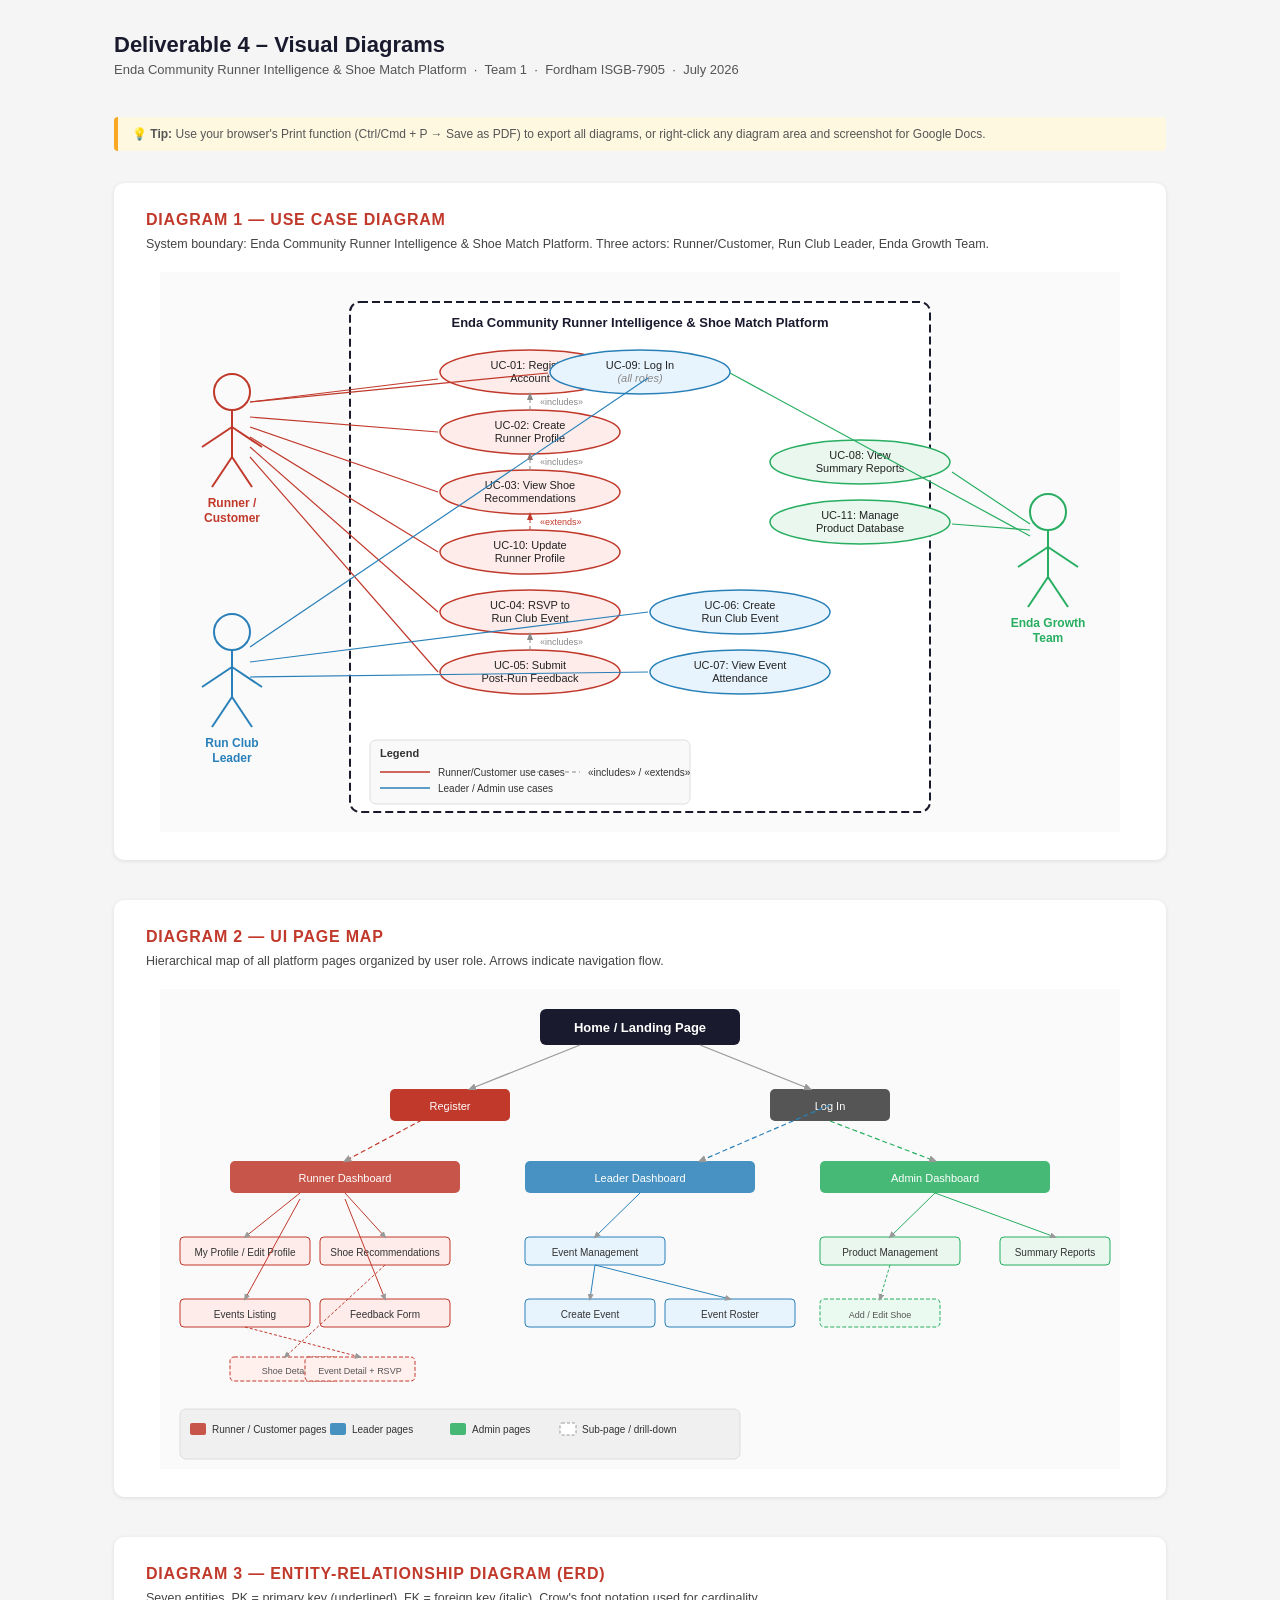
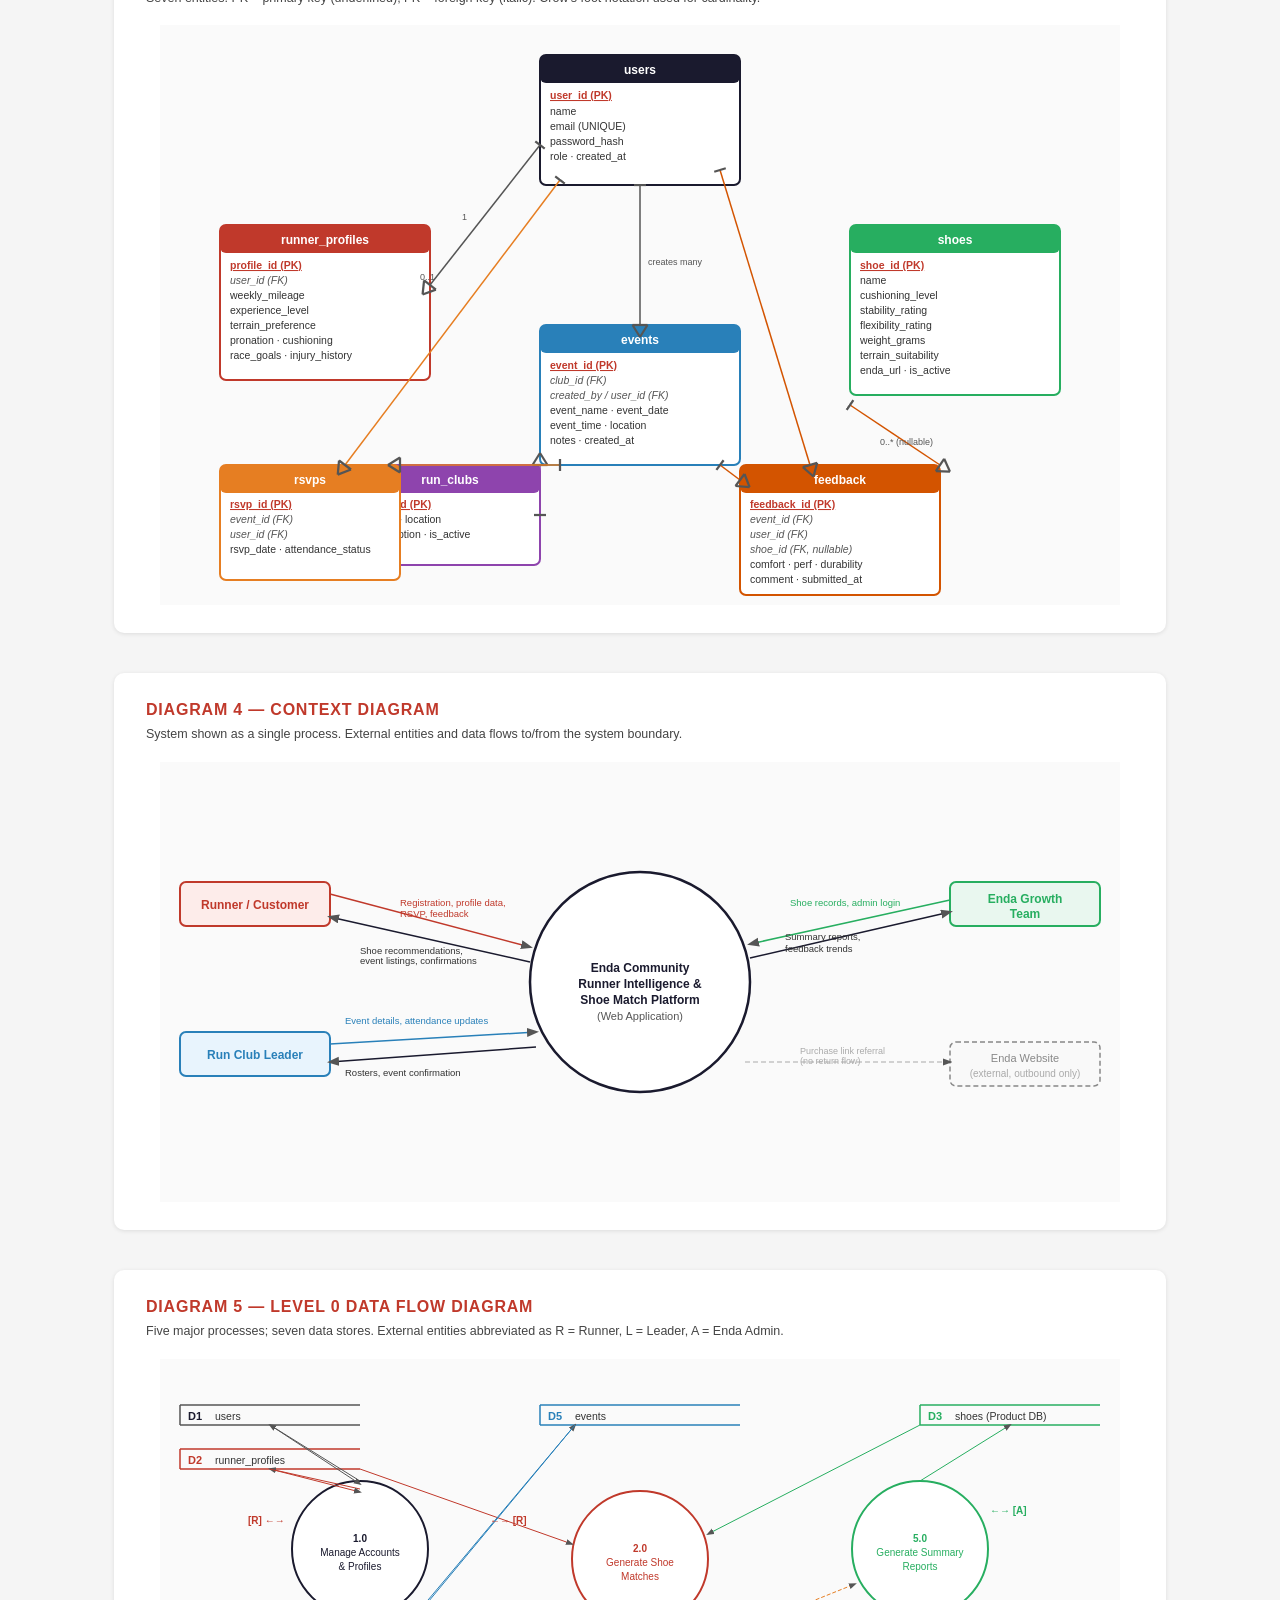
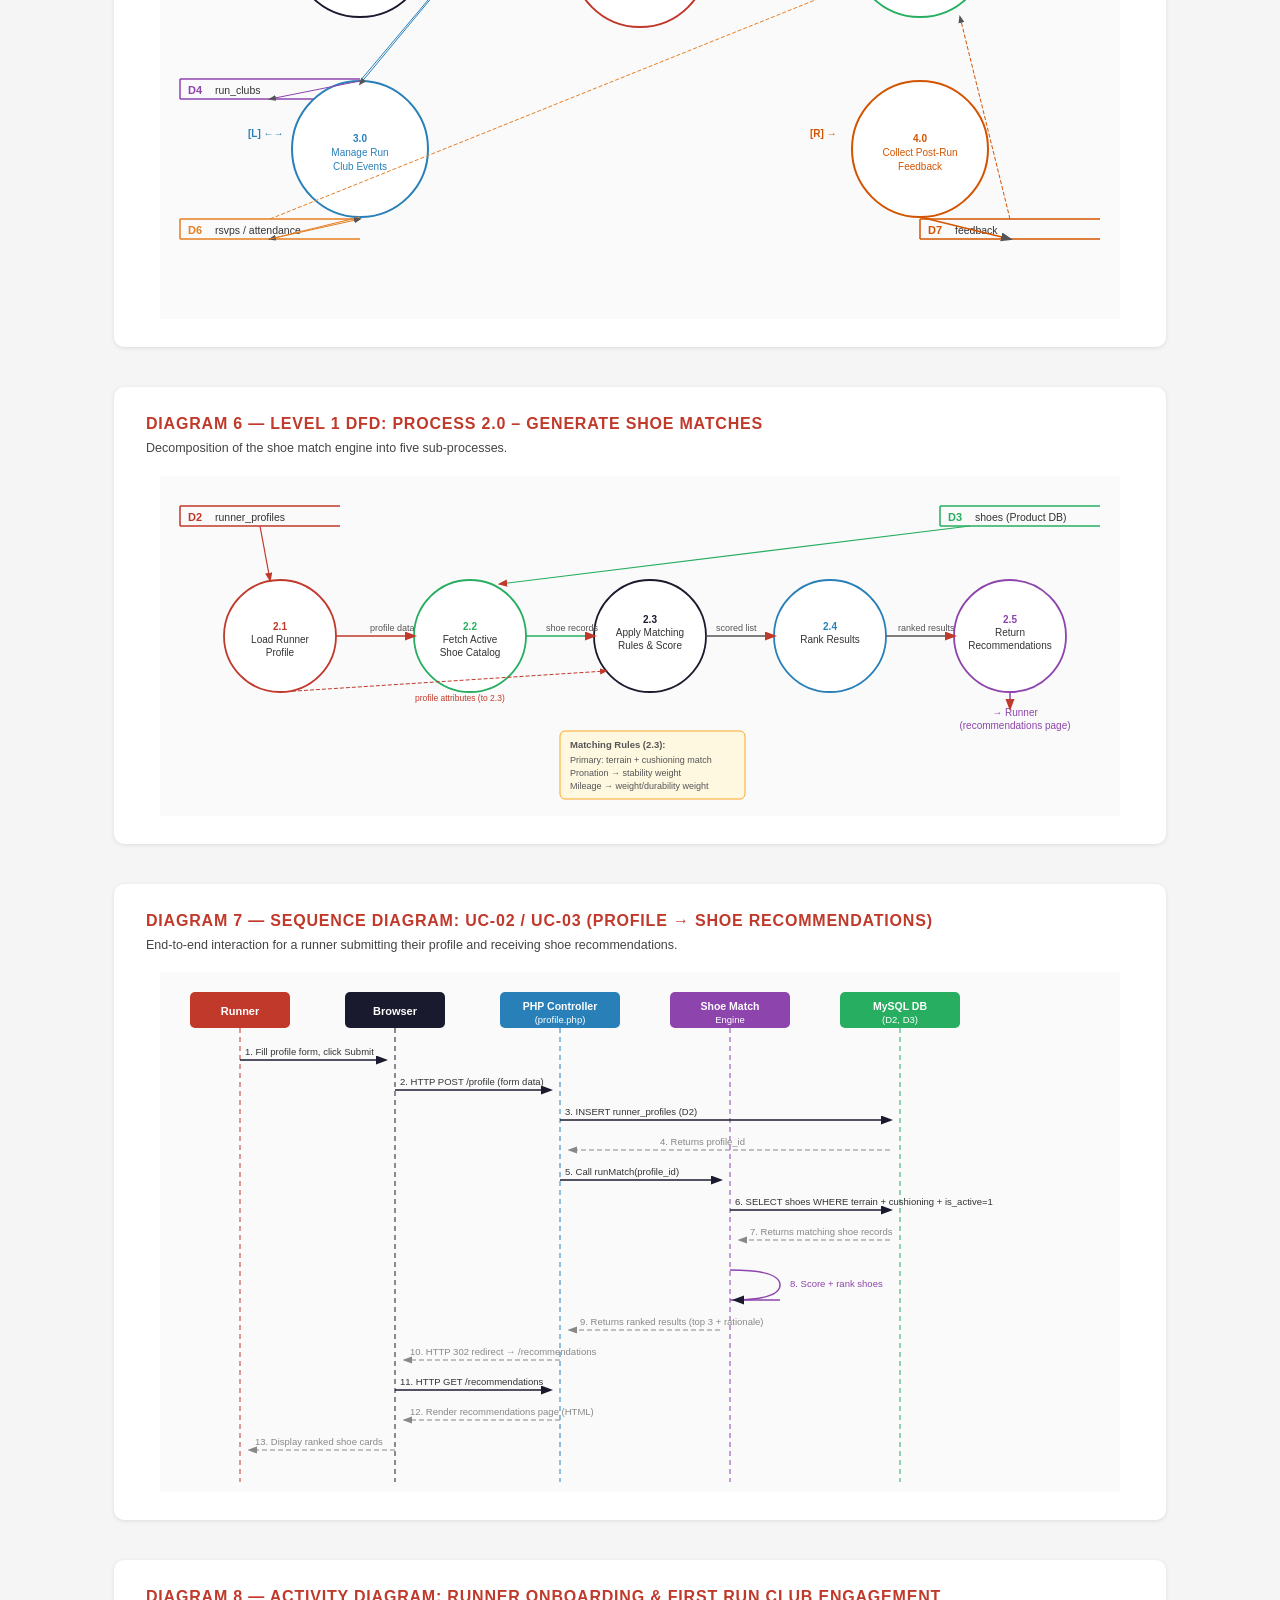
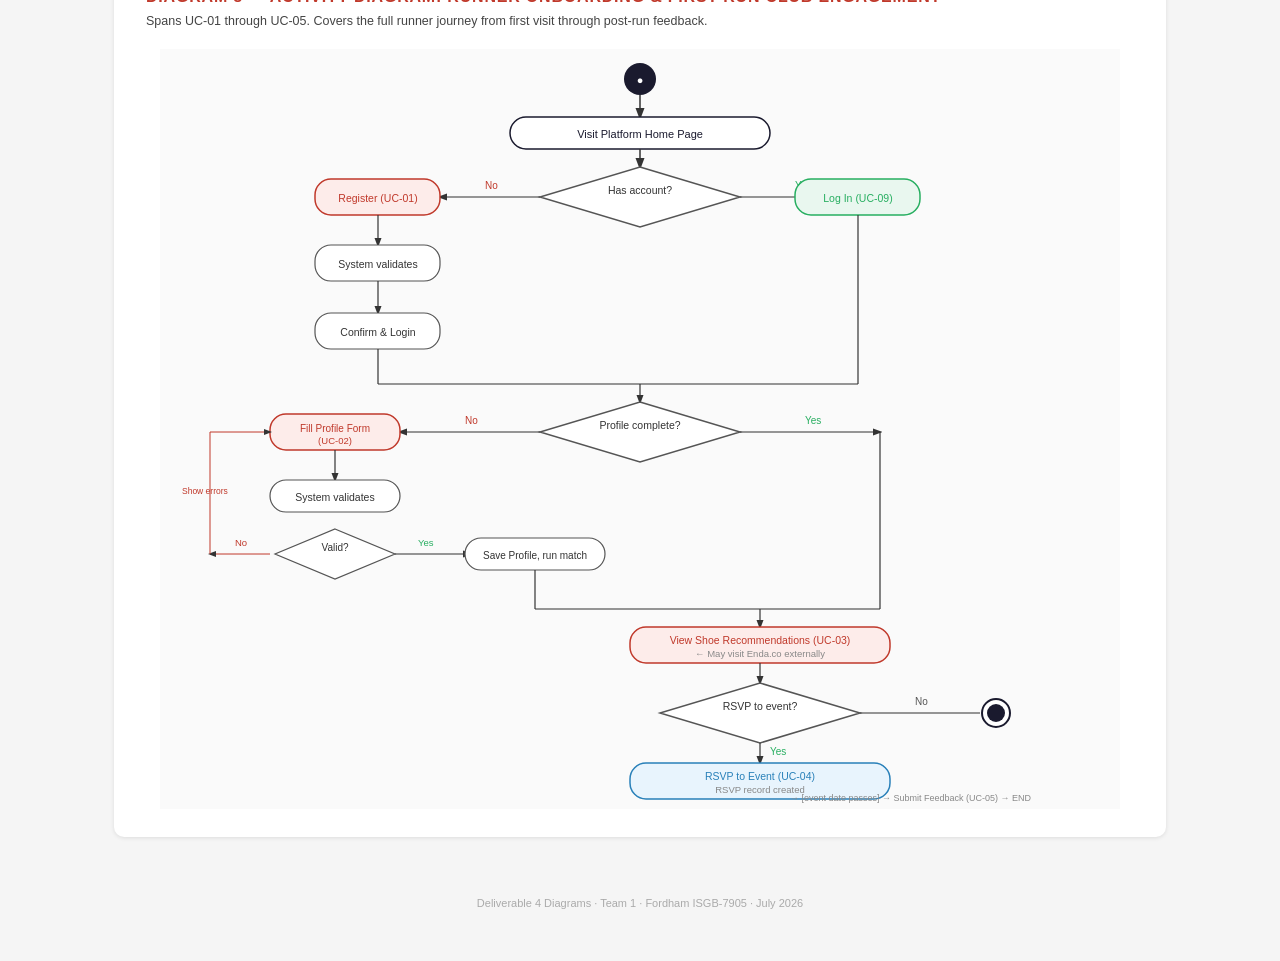
<file: enda-platform/diagrams.html>
<!DOCTYPE html>
<html lang="en">
<head>
<meta charset="UTF-8">
<meta name="viewport" content="width=device-width, initial-scale=1.0">
<title>Deliverable 4 – Diagrams | Enda Platform | Team 1</title>
<style>
  * { box-sizing: border-box; margin: 0; padding: 0; }
  body { font-family: 'Segoe UI', Arial, sans-serif; background: #f5f5f5; color: #222; }
  .page { max-width: 1100px; margin: 0 auto; padding: 32px 24px; }
  h1 { font-size: 22px; font-weight: 700; margin-bottom: 4px; color: #1a1a2e; }
  .subtitle { font-size: 13px; color: #555; margin-bottom: 40px; }
  .diagram-section { background: white; border-radius: 10px; padding: 28px 32px; margin-bottom: 40px; box-shadow: 0 1px 4px rgba(0,0,0,0.10); }
  .diagram-section h2 { font-size: 16px; font-weight: 700; color: #c0392b; text-transform: uppercase; letter-spacing: .05em; margin-bottom: 6px; }
  .diagram-section p { font-size: 12.5px; color: #444; margin-bottom: 18px; line-height: 1.5; }
  svg { display: block; width: 100%; }
  .print-tip { background: #fff8e1; border-left: 4px solid #f9a825; padding: 10px 14px; font-size: 12px; color: #555; border-radius: 4px; margin-bottom: 32px; }
  @media print {
    .print-tip { display: none; }
    .diagram-section { break-inside: avoid; page-break-inside: avoid; box-shadow: none; border: 1px solid #ddd; }
  }
</style>
</head>
<body>
<div class="page">
  <h1>Deliverable 4 – Visual Diagrams</h1>
  <div class="subtitle">Enda Community Runner Intelligence &amp; Shoe Match Platform &nbsp;·&nbsp; Team 1 &nbsp;·&nbsp; Fordham ISGB-7905 &nbsp;·&nbsp; July 2026</div>
  <div class="print-tip">💡 <strong>Tip:</strong> Use your browser's Print function (Ctrl/Cmd + P → Save as PDF) to export all diagrams, or right-click any diagram area and screenshot for Google Docs.</div>

  <!-- ═══════════════════════════════════════════════════════════ -->
  <!-- DIAGRAM 1: USE CASE DIAGRAM -->
  <!-- ═══════════════════════════════════════════════════════════ -->
  <div class="diagram-section">
    <h2>Diagram 1 — Use Case Diagram</h2>
    <p>System boundary: Enda Community Runner Intelligence &amp; Shoe Match Platform. Three actors: Runner/Customer, Run Club Leader, Enda Growth Team.</p>
    <svg viewBox="0 0 960 560" xmlns="http://www.w3.org/2000/svg" style="max-height:560px;">
      <defs>
        <marker id="arr" markerWidth="8" markerHeight="8" refX="6" refY="3" orient="auto">
          <path d="M0,0 L0,6 L8,3 z" fill="#888"/>
        </marker>
        <marker id="darr" markerWidth="8" markerHeight="8" refX="6" refY="3" orient="auto">
          <path d="M0,0 L0,6 L8,3 z" fill="#c0392b"/>
        </marker>
      </defs>
      <!-- Background -->
      <rect width="960" height="560" fill="#fafafa"/>
      <!-- System boundary -->
      <rect x="190" y="30" width="580" height="510" rx="10" fill="white" stroke="#1a1a2e" stroke-width="2" stroke-dasharray="8,4"/>
      <text x="480" y="55" text-anchor="middle" font-size="13" font-weight="bold" fill="#1a1a2e">Enda Community Runner Intelligence &amp; Shoe Match Platform</text>

      <!-- ── ACTORS ── -->
      <!-- Runner -->
      <circle cx="72" cy="120" r="18" fill="none" stroke="#c0392b" stroke-width="2"/>
      <line x1="72" y1="138" x2="72" y2="185" stroke="#c0392b" stroke-width="2"/>
      <line x1="72" y1="155" x2="42" y2="175" stroke="#c0392b" stroke-width="2"/>
      <line x1="72" y1="155" x2="102" y2="175" stroke="#c0392b" stroke-width="2"/>
      <line x1="72" y1="185" x2="52" y2="215" stroke="#c0392b" stroke-width="2"/>
      <line x1="72" y1="185" x2="92" y2="215" stroke="#c0392b" stroke-width="2"/>
      <text x="72" y="235" text-anchor="middle" font-size="12" font-weight="bold" fill="#c0392b">Runner /</text>
      <text x="72" y="250" text-anchor="middle" font-size="12" font-weight="bold" fill="#c0392b">Customer</text>

      <!-- Run Club Leader -->
      <circle cx="72" cy="360" r="18" fill="none" stroke="#2980b9" stroke-width="2"/>
      <line x1="72" y1="378" x2="72" y2="425" stroke="#2980b9" stroke-width="2"/>
      <line x1="72" y1="395" x2="42" y2="415" stroke="#2980b9" stroke-width="2"/>
      <line x1="72" y1="395" x2="102" y2="415" stroke="#2980b9" stroke-width="2"/>
      <line x1="72" y1="425" x2="52" y2="455" stroke="#2980b9" stroke-width="2"/>
      <line x1="72" y1="425" x2="92" y2="455" stroke="#2980b9" stroke-width="2"/>
      <text x="72" y="475" text-anchor="middle" font-size="12" font-weight="bold" fill="#2980b9">Run Club</text>
      <text x="72" y="490" text-anchor="middle" font-size="12" font-weight="bold" fill="#2980b9">Leader</text>

      <!-- Enda Growth Team -->
      <circle cx="888" cy="240" r="18" fill="none" stroke="#27ae60" stroke-width="2"/>
      <line x1="888" y1="258" x2="888" y2="305" stroke="#27ae60" stroke-width="2"/>
      <line x1="888" y1="275" x2="858" y2="295" stroke="#27ae60" stroke-width="2"/>
      <line x1="888" y1="275" x2="918" y2="295" stroke="#27ae60" stroke-width="2"/>
      <line x1="888" y1="305" x2="868" y2="335" stroke="#27ae60" stroke-width="2"/>
      <line x1="888" y1="305" x2="908" y2="335" stroke="#27ae60" stroke-width="2"/>
      <text x="888" y="355" text-anchor="middle" font-size="12" font-weight="bold" fill="#27ae60">Enda Growth</text>
      <text x="888" y="370" text-anchor="middle" font-size="12" font-weight="bold" fill="#27ae60">Team</text>

      <!-- ── USE CASES (ellipses) ── -->
      <!-- UC-01 Register -->
      <ellipse cx="370" cy="100" rx="90" ry="22" fill="#fdecea" stroke="#c0392b" stroke-width="1.5"/>
      <text x="370" y="97" text-anchor="middle" font-size="11" fill="#222">UC-01: Register</text>
      <text x="370" y="110" text-anchor="middle" font-size="11" fill="#222">Account</text>
      <!-- UC-02 Create Profile -->
      <ellipse cx="370" cy="160" rx="90" ry="22" fill="#fdecea" stroke="#c0392b" stroke-width="1.5"/>
      <text x="370" y="157" text-anchor="middle" font-size="11" fill="#222">UC-02: Create</text>
      <text x="370" y="170" text-anchor="middle" font-size="11" fill="#222">Runner Profile</text>
      <!-- UC-09 Log In -->
      <ellipse cx="480" cy="100" rx="90" ry="22" fill="#e8f4fd" stroke="#2980b9" stroke-width="1.5"/>
      <text x="480" y="97" text-anchor="middle" font-size="11" fill="#222">UC-09: Log In</text>
      <text x="480" y="110" text-anchor="middle" font-size="11" fill="#888" font-style="italic">(all roles)</text>
      <!-- UC-03 Shoe Recs -->
      <ellipse cx="370" cy="220" rx="90" ry="22" fill="#fdecea" stroke="#c0392b" stroke-width="1.5"/>
      <text x="370" y="217" text-anchor="middle" font-size="11" fill="#222">UC-03: View Shoe</text>
      <text x="370" y="230" text-anchor="middle" font-size="11" fill="#222">Recommendations</text>
      <!-- UC-10 Update Profile -->
      <ellipse cx="370" cy="280" rx="90" ry="22" fill="#fdecea" stroke="#c0392b" stroke-width="1.5"/>
      <text x="370" y="277" text-anchor="middle" font-size="11" fill="#222">UC-10: Update</text>
      <text x="370" y="290" text-anchor="middle" font-size="11" fill="#222">Runner Profile</text>
      <!-- UC-04 RSVP -->
      <ellipse cx="370" cy="340" rx="90" ry="22" fill="#fdecea" stroke="#c0392b" stroke-width="1.5"/>
      <text x="370" y="337" text-anchor="middle" font-size="11" fill="#222">UC-04: RSVP to</text>
      <text x="370" y="350" text-anchor="middle" font-size="11" fill="#222">Run Club Event</text>
      <!-- UC-05 Feedback -->
      <ellipse cx="370" cy="400" rx="90" ry="22" fill="#fdecea" stroke="#c0392b" stroke-width="1.5"/>
      <text x="370" y="397" text-anchor="middle" font-size="11" fill="#222">UC-05: Submit</text>
      <text x="370" y="410" text-anchor="middle" font-size="11" fill="#222">Post-Run Feedback</text>
      <!-- UC-06 Create Event -->
      <ellipse cx="580" cy="340" rx="90" ry="22" fill="#e8f4fd" stroke="#2980b9" stroke-width="1.5"/>
      <text x="580" y="337" text-anchor="middle" font-size="11" fill="#222">UC-06: Create</text>
      <text x="580" y="350" text-anchor="middle" font-size="11" fill="#222">Run Club Event</text>
      <!-- UC-07 Attendance -->
      <ellipse cx="580" cy="400" rx="90" ry="22" fill="#e8f4fd" stroke="#2980b9" stroke-width="1.5"/>
      <text x="580" y="397" text-anchor="middle" font-size="11" fill="#222">UC-07: View Event</text>
      <text x="580" y="410" text-anchor="middle" font-size="11" fill="#222">Attendance</text>
      <!-- UC-08 Reports -->
      <ellipse cx="700" cy="190" rx="90" ry="22" fill="#e9f7ef" stroke="#27ae60" stroke-width="1.5"/>
      <text x="700" y="187" text-anchor="middle" font-size="11" fill="#222">UC-08: View</text>
      <text x="700" y="200" text-anchor="middle" font-size="11" fill="#222">Summary Reports</text>
      <!-- UC-11 Product DB -->
      <ellipse cx="700" cy="250" rx="90" ry="22" fill="#e9f7ef" stroke="#27ae60" stroke-width="1.5"/>
      <text x="700" y="247" text-anchor="middle" font-size="11" fill="#222">UC-11: Manage</text>
      <text x="700" y="260" text-anchor="middle" font-size="11" fill="#222">Product Database</text>

      <!-- ── ACTOR → USE CASE LINES ── -->
      <!-- Runner to UCs -->
      <line x1="90" y1="130" x2="278" y2="107" stroke="#c0392b" stroke-width="1.2"/>
      <line x1="90" y1="145" x2="278" y2="160" stroke="#c0392b" stroke-width="1.2"/>
      <line x1="90" y1="155" x2="278" y2="220" stroke="#c0392b" stroke-width="1.2"/>
      <line x1="90" y1="165" x2="278" y2="280" stroke="#c0392b" stroke-width="1.2"/>
      <line x1="90" y1="175" x2="278" y2="340" stroke="#c0392b" stroke-width="1.2"/>
      <line x1="90" y1="185" x2="278" y2="400" stroke="#c0392b" stroke-width="1.2"/>
      <line x1="90" y1="130" x2="388" y2="101" stroke="#c0392b" stroke-width="1.2"/>

      <!-- Leader to UCs -->
      <line x1="90" y1="375" x2="488" y2="106" stroke="#2980b9" stroke-width="1.2"/>
      <line x1="90" y1="390" x2="488" y2="340" stroke="#2980b9" stroke-width="1.2"/>
      <line x1="90" y1="405" x2="488" y2="400" stroke="#2980b9" stroke-width="1.2"/>

      <!-- Admin to UCs -->
      <line x1="870" y1="252" x2="792" y2="200" stroke="#27ae60" stroke-width="1.2"/>
      <line x1="870" y1="258" x2="792" y2="252" stroke="#27ae60" stroke-width="1.2"/>
      <line x1="870" y1="264" x2="570" y2="101" stroke="#27ae60" stroke-width="1.2"/>

      <!-- ── INCLUDE / EXTEND dashed lines ── -->
      <!-- UC-02 includes UC-01 -->
      <line x1="370" y1="138" x2="370" y2="122" stroke="#888" stroke-width="1" stroke-dasharray="4,3" marker-end="url(#arr)"/>
      <text x="380" y="133" font-size="9" fill="#888">«includes»</text>
      <!-- UC-03 includes UC-02 -->
      <line x1="370" y1="198" x2="370" y2="182" stroke="#888" stroke-width="1" stroke-dasharray="4,3" marker-end="url(#arr)"/>
      <text x="380" y="193" font-size="9" fill="#888">«includes»</text>
      <!-- UC-10 extends UC-03 -->
      <line x1="370" y1="258" x2="370" y2="242" stroke="#c0392b" stroke-width="1" stroke-dasharray="4,3" marker-end="url(#darr)"/>
      <text x="380" y="253" font-size="9" fill="#c0392b">«extends»</text>
      <!-- UC-05 includes UC-04 -->
      <line x1="370" y1="378" x2="370" y2="362" stroke="#888" stroke-width="1" stroke-dasharray="4,3" marker-end="url(#arr)"/>
      <text x="380" y="373" font-size="9" fill="#888">«includes»</text>

      <!-- ── LEGEND ── -->
      <rect x="210" y="468" width="320" height="64" rx="6" fill="#f9f9f9" stroke="#ddd" stroke-width="1"/>
      <text x="220" y="485" font-size="11" font-weight="bold" fill="#333">Legend</text>
      <line x1="220" y1="500" x2="270" y2="500" stroke="#c0392b" stroke-width="1.5"/>
      <text x="278" y="504" font-size="10" fill="#333">Runner/Customer use cases</text>
      <line x1="220" y1="516" x2="270" y2="516" stroke="#2980b9" stroke-width="1.5"/>
      <text x="278" y="520" font-size="10" fill="#333">Leader / Admin use cases</text>
      <line x1="370" y1="500" x2="420" y2="500" stroke="#888" stroke-width="1" stroke-dasharray="4,3"/>
      <text x="428" y="504" font-size="10" fill="#333">«includes» / «extends»</text>
    </svg>
  </div>

  <!-- ═══════════════════════════════════════════════════════════ -->
  <!-- DIAGRAM 2: PAGE MAP -->
  <!-- ═══════════════════════════════════════════════════════════ -->
  <div class="diagram-section">
    <h2>Diagram 2 — UI Page Map</h2>
    <p>Hierarchical map of all platform pages organized by user role. Arrows indicate navigation flow.</p>
    <svg viewBox="0 0 960 480" xmlns="http://www.w3.org/2000/svg" style="max-height:480px;">
      <rect width="960" height="480" fill="#fafafa"/>
      <!-- styles via inline -->
      <defs>
        <marker id="nav" markerWidth="7" markerHeight="7" refX="5" refY="3" orient="auto">
          <path d="M0,0 L0,6 L7,3 z" fill="#999"/>
        </marker>
      </defs>

      <!-- HOME (top center) -->
      <rect x="380" y="20" width="200" height="36" rx="6" fill="#1a1a2e" stroke="none"/>
      <text x="480" y="43" text-anchor="middle" font-size="13" font-weight="bold" fill="white">Home / Landing Page</text>

      <!-- LOGIN / REGISTER row -->
      <rect x="230" y="100" width="120" height="32" rx="5" fill="#c0392b"/>
      <text x="290" y="121" text-anchor="middle" font-size="11" fill="white">Register</text>
      <rect x="610" y="100" width="120" height="32" rx="5" fill="#555"/>
      <text x="670" y="121" text-anchor="middle" font-size="11" fill="white">Log In</text>

      <!-- Arrows from Home -->
      <line x1="420" y1="56" x2="310" y2="100" stroke="#999" stroke-width="1.2" marker-end="url(#nav)"/>
      <line x1="540" y1="56" x2="650" y2="100" stroke="#999" stroke-width="1.2" marker-end="url(#nav)"/>

      <!-- THREE DASHBOARD COLUMNS -->
      <!-- Runner Dashboard -->
      <rect x="70" y="172" width="230" height="32" rx="5" fill="#c0392b" opacity=".85"/>
      <text x="185" y="193" text-anchor="middle" font-size="11" fill="white">Runner Dashboard</text>
      <line x1="290" y1="116" x2="185" y2="172" stroke="#c0392b" stroke-width="1.2" stroke-dasharray="5,3" marker-end="url(#nav)"/>

      <!-- Leader Dashboard -->
      <rect x="365" y="172" width="230" height="32" rx="5" fill="#2980b9" opacity=".85"/>
      <text x="480" y="193" text-anchor="middle" font-size="11" fill="white">Leader Dashboard</text>
      <line x1="670" y1="116" x2="540" y2="172" stroke="#2980b9" stroke-width="1.2" stroke-dasharray="5,3" marker-end="url(#nav)"/>

      <!-- Admin Dashboard -->
      <rect x="660" y="172" width="230" height="32" rx="5" fill="#27ae60" opacity=".85"/>
      <text x="775" y="193" text-anchor="middle" font-size="11" fill="white">Admin Dashboard</text>
      <line x1="670" y1="132" x2="775" y2="172" stroke="#27ae60" stroke-width="1.2" stroke-dasharray="5,3" marker-end="url(#nav)"/>

      <!-- RUNNER PAGES -->
      <rect x="20" y="248" width="130" height="28" rx="4" fill="#fdecea" stroke="#c0392b" stroke-width="1"/>
      <text x="85" y="267" text-anchor="middle" font-size="10" fill="#333">My Profile / Edit Profile</text>
      <rect x="160" y="248" width="130" height="28" rx="4" fill="#fdecea" stroke="#c0392b" stroke-width="1"/>
      <text x="225" y="267" text-anchor="middle" font-size="10" fill="#333">Shoe Recommendations</text>
      <rect x="20" y="310" width="130" height="28" rx="4" fill="#fdecea" stroke="#c0392b" stroke-width="1"/>
      <text x="85" y="329" text-anchor="middle" font-size="10" fill="#333">Events Listing</text>
      <rect x="160" y="310" width="130" height="28" rx="4" fill="#fdecea" stroke="#c0392b" stroke-width="1"/>
      <text x="225" y="329" text-anchor="middle" font-size="10" fill="#333">Feedback Form</text>
      <!-- sub-pages -->
      <rect x="70" y="368" width="110" height="24" rx="4" fill="#fff0ee" stroke="#c0392b" stroke-width="1" stroke-dasharray="4,2"/>
      <text x="125" y="385" text-anchor="middle" font-size="9" fill="#555">Shoe Detail</text>
      <rect x="145" y="368" width="110" height="24" rx="4" fill="#fff0ee" stroke="#c0392b" stroke-width="1" stroke-dasharray="4,2"/>
      <text x="200" y="385" text-anchor="middle" font-size="9" fill="#555">Event Detail + RSVP</text>

      <!-- Arrows runner pages from dashboard -->
      <line x1="140" y1="204" x2="85" y2="248" stroke="#c0392b" stroke-width="1" marker-end="url(#nav)"/>
      <line x1="185" y1="204" x2="225" y2="248" stroke="#c0392b" stroke-width="1" marker-end="url(#nav)"/>
      <line x1="140" y1="210" x2="85" y2="310" stroke="#c0392b" stroke-width="1" marker-end="url(#nav)"/>
      <line x1="185" y1="210" x2="225" y2="310" stroke="#c0392b" stroke-width="1" marker-end="url(#nav)"/>
      <line x1="225" y1="276" x2="125" y2="368" stroke="#c0392b" stroke-width="1" stroke-dasharray="3,2" marker-end="url(#nav)"/>
      <line x1="85" y1="338" x2="200" y2="368" stroke="#c0392b" stroke-width="1" stroke-dasharray="3,2" marker-end="url(#nav)"/>

      <!-- LEADER PAGES -->
      <rect x="365" y="248" width="140" height="28" rx="4" fill="#e8f4fd" stroke="#2980b9" stroke-width="1"/>
      <text x="435" y="267" text-anchor="middle" font-size="10" fill="#333">Event Management</text>
      <rect x="365" y="310" width="130" height="28" rx="4" fill="#e8f4fd" stroke="#2980b9" stroke-width="1"/>
      <text x="430" y="329" text-anchor="middle" font-size="10" fill="#333">Create Event</text>
      <rect x="505" y="310" width="130" height="28" rx="4" fill="#e8f4fd" stroke="#2980b9" stroke-width="1"/>
      <text x="570" y="329" text-anchor="middle" font-size="10" fill="#333">Event Roster</text>
      <line x1="480" y1="204" x2="435" y2="248" stroke="#2980b9" stroke-width="1" marker-end="url(#nav)"/>
      <line x1="435" y1="276" x2="430" y2="310" stroke="#2980b9" stroke-width="1" marker-end="url(#nav)"/>
      <line x1="435" y1="276" x2="570" y2="310" stroke="#2980b9" stroke-width="1" marker-end="url(#nav)"/>

      <!-- ADMIN PAGES -->
      <rect x="660" y="248" width="140" height="28" rx="4" fill="#e9f7ef" stroke="#27ae60" stroke-width="1"/>
      <text x="730" y="267" text-anchor="middle" font-size="10" fill="#333">Product Management</text>
      <rect x="840" y="248" width="110" height="28" rx="4" fill="#e9f7ef" stroke="#27ae60" stroke-width="1"/>
      <text x="895" y="267" text-anchor="middle" font-size="10" fill="#333">Summary Reports</text>
      <rect x="660" y="310" width="120" height="28" rx="4" fill="#eafaf1" stroke="#27ae60" stroke-width="1" stroke-dasharray="4,2"/>
      <text x="720" y="329" text-anchor="middle" font-size="9" fill="#555">Add / Edit Shoe</text>
      <line x1="775" y1="204" x2="730" y2="248" stroke="#27ae60" stroke-width="1" marker-end="url(#nav)"/>
      <line x1="775" y1="204" x2="895" y2="248" stroke="#27ae60" stroke-width="1" marker-end="url(#nav)"/>
      <line x1="730" y1="276" x2="720" y2="310" stroke="#27ae60" stroke-width="1" stroke-dasharray="3,2" marker-end="url(#nav)"/>

      <!-- LEGEND -->
      <rect x="20" y="420" width="560" height="50" rx="6" fill="#f0f0f0" stroke="#ddd"/>
      <rect x="30" y="434" width="16" height="12" rx="2" fill="#c0392b" opacity=".85"/>
      <text x="52" y="444" font-size="10" fill="#333">Runner / Customer pages</text>
      <rect x="170" y="434" width="16" height="12" rx="2" fill="#2980b9" opacity=".85"/>
      <text x="192" y="444" font-size="10" fill="#333">Leader pages</text>
      <rect x="290" y="434" width="16" height="12" rx="2" fill="#27ae60" opacity=".85"/>
      <text x="312" y="444" font-size="10" fill="#333">Admin pages</text>
      <rect x="400" y="434" width="16" height="12" rx="2" fill="white" stroke="#999" stroke-dasharray="3,2"/>
      <text x="422" y="444" font-size="10" fill="#333">Sub-page / drill-down</text>
    </svg>
  </div>

  <!-- ═══════════════════════════════════════════════════════════ -->
  <!-- DIAGRAM 3: ERD -->
  <!-- ═══════════════════════════════════════════════════════════ -->
  <div class="diagram-section">
    <h2>Diagram 3 — Entity-Relationship Diagram (ERD)</h2>
    <p>Seven entities. PK = primary key (underlined), FK = foreign key (italic). Crow's foot notation used for cardinality.</p>
    <svg viewBox="0 0 960 580" xmlns="http://www.w3.org/2000/svg" style="max-height:580px;">
      <rect width="960" height="580" fill="#fafafa"/>
      <defs>
        <!-- crow foot markers -->
        <marker id="one" markerWidth="10" markerHeight="10" refX="1" refY="5" orient="auto">
          <line x1="1" y1="1" x2="1" y2="9" stroke="#555" stroke-width="1.5"/>
        </marker>
        <marker id="many" markerWidth="12" markerHeight="12" refX="2" refY="6" orient="auto">
          <line x1="2" y1="1" x2="10" y2="6" stroke="#555" stroke-width="1.5"/>
          <line x1="2" y1="11" x2="10" y2="6" stroke="#555" stroke-width="1.5"/>
          <line x1="2" y1="1" x2="2" y2="11" stroke="#555" stroke-width="1.5"/>
        </marker>
      </defs>

      <!-- ENTITY BOXES -->
      <!-- users (center-top) -->
      <rect x="380" y="30" width="200" height="130" rx="6" fill="white" stroke="#1a1a2e" stroke-width="2"/>
      <rect x="380" y="30" width="200" height="28" rx="6" fill="#1a1a2e"/>
      <text x="480" y="49" text-anchor="middle" font-size="12" font-weight="bold" fill="white">users</text>
      <text x="390" y="74" font-size="10.5" fill="#c0392b" text-decoration="underline" font-weight="bold">user_id (PK)</text>
      <text x="390" y="90" font-size="10.5" fill="#333">name</text>
      <text x="390" y="105" font-size="10.5" fill="#333">email (UNIQUE)</text>
      <text x="390" y="120" font-size="10.5" fill="#333">password_hash</text>
      <text x="390" y="135" font-size="10.5" fill="#333">role · created_at</text>

      <!-- runner_profiles (left) -->
      <rect x="60" y="200" width="210" height="155" rx="6" fill="white" stroke="#c0392b" stroke-width="2"/>
      <rect x="60" y="200" width="210" height="28" rx="6" fill="#c0392b"/>
      <text x="165" y="219" text-anchor="middle" font-size="12" font-weight="bold" fill="white">runner_profiles</text>
      <text x="70" y="244" font-size="10.5" fill="#c0392b" text-decoration="underline" font-weight="bold">profile_id (PK)</text>
      <text x="70" y="259" font-size="10.5" fill="#555" font-style="italic">user_id (FK)</text>
      <text x="70" y="274" font-size="10.5" fill="#333">weekly_mileage</text>
      <text x="70" y="289" font-size="10.5" fill="#333">experience_level</text>
      <text x="70" y="304" font-size="10.5" fill="#333">terrain_preference</text>
      <text x="70" y="319" font-size="10.5" fill="#333">pronation · cushioning</text>
      <text x="70" y="334" font-size="10.5" fill="#333">race_goals · injury_history</text>

      <!-- shoes (right) -->
      <rect x="690" y="200" width="210" height="170" rx="6" fill="white" stroke="#27ae60" stroke-width="2"/>
      <rect x="690" y="200" width="210" height="28" rx="6" fill="#27ae60"/>
      <text x="795" y="219" text-anchor="middle" font-size="12" font-weight="bold" fill="white">shoes</text>
      <text x="700" y="244" font-size="10.5" fill="#c0392b" text-decoration="underline" font-weight="bold">shoe_id (PK)</text>
      <text x="700" y="259" font-size="10.5" fill="#333">name</text>
      <text x="700" y="274" font-size="10.5" fill="#333">cushioning_level</text>
      <text x="700" y="289" font-size="10.5" fill="#333">stability_rating</text>
      <text x="700" y="304" font-size="10.5" fill="#333">flexibility_rating</text>
      <text x="700" y="319" font-size="10.5" fill="#333">weight_grams</text>
      <text x="700" y="334" font-size="10.5" fill="#333">terrain_suitability</text>
      <text x="700" y="349" font-size="10.5" fill="#333">enda_url · is_active</text>

      <!-- run_clubs (bottom-center-left) -->
      <rect x="200" y="440" width="180" height="100" rx="6" fill="white" stroke="#8e44ad" stroke-width="2"/>
      <rect x="200" y="440" width="180" height="28" rx="6" fill="#8e44ad"/>
      <text x="290" y="459" text-anchor="middle" font-size="12" font-weight="bold" fill="white">run_clubs</text>
      <text x="210" y="483" font-size="10.5" fill="#c0392b" text-decoration="underline" font-weight="bold">club_id (PK)</text>
      <text x="210" y="498" font-size="10.5" fill="#333">name · location</text>
      <text x="210" y="513" font-size="10.5" fill="#333">description · is_active</text>

      <!-- events (bottom-center) -->
      <rect x="380" y="300" width="200" height="140" rx="6" fill="white" stroke="#2980b9" stroke-width="2"/>
      <rect x="380" y="300" width="200" height="28" rx="6" fill="#2980b9"/>
      <text x="480" y="319" text-anchor="middle" font-size="12" font-weight="bold" fill="white">events</text>
      <text x="390" y="344" font-size="10.5" fill="#c0392b" text-decoration="underline" font-weight="bold">event_id (PK)</text>
      <text x="390" y="359" font-size="10.5" fill="#555" font-style="italic">club_id (FK)</text>
      <text x="390" y="374" font-size="10.5" fill="#555" font-style="italic">created_by / user_id (FK)</text>
      <text x="390" y="389" font-size="10.5" fill="#333">event_name · event_date</text>
      <text x="390" y="404" font-size="10.5" fill="#333">event_time · location</text>
      <text x="390" y="419" font-size="10.5" fill="#333">notes · created_at</text>

      <!-- rsvps (bottom-left) -->
      <rect x="60" y="440" width="180" height="115" rx="6" fill="white" stroke="#e67e22" stroke-width="2"/>
      <rect x="60" y="440" width="180" height="28" rx="6" fill="#e67e22"/>
      <text x="150" y="459" text-anchor="middle" font-size="12" font-weight="bold" fill="white">rsvps</text>
      <text x="70" y="483" font-size="10.5" fill="#c0392b" text-decoration="underline" font-weight="bold">rsvp_id (PK)</text>
      <text x="70" y="498" font-size="10.5" fill="#555" font-style="italic">event_id (FK)</text>
      <text x="70" y="513" font-size="10.5" fill="#555" font-style="italic">user_id (FK)</text>
      <text x="70" y="528" font-size="10.5" fill="#333">rsvp_date · attendance_status</text>

      <!-- feedback (bottom-right) -->
      <rect x="580" y="440" width="200" height="130" rx="6" fill="white" stroke="#d35400" stroke-width="2"/>
      <rect x="580" y="440" width="200" height="28" rx="6" fill="#d35400"/>
      <text x="680" y="459" text-anchor="middle" font-size="12" font-weight="bold" fill="white">feedback</text>
      <text x="590" y="483" font-size="10.5" fill="#c0392b" text-decoration="underline" font-weight="bold">feedback_id (PK)</text>
      <text x="590" y="498" font-size="10.5" fill="#555" font-style="italic">event_id (FK)</text>
      <text x="590" y="513" font-size="10.5" fill="#555" font-style="italic">user_id (FK)</text>
      <text x="590" y="528" font-size="10.5" fill="#555" font-style="italic">shoe_id (FK, nullable)</text>
      <text x="590" y="543" font-size="10.5" fill="#333">comfort · perf · durability</text>
      <text x="590" y="558" font-size="10.5" fill="#333">comment · submitted_at</text>

      <!-- RELATIONSHIP LINES -->
      <!-- users 1---* runner_profiles -->
      <line x1="380" y1="120" x2="270" y2="260" stroke="#555" stroke-width="1.5" marker-end="url(#many)" marker-start="url(#one)"/>
      <text x="302" y="195" font-size="9" fill="#555">1</text>
      <text x="260" y="255" font-size="9" fill="#555">0..1</text>

      <!-- users 1---* events (created_by) -->
      <line x1="480" y1="160" x2="480" y2="300" stroke="#555" stroke-width="1.5" marker-end="url(#many)" marker-start="url(#one)"/>
      <text x="488" y="240" font-size="9" fill="#555">creates many</text>

      <!-- users 1---* rsvps -->
      <line x1="400" y1="155" x2="185" y2="440" stroke="#e67e22" stroke-width="1.5" marker-end="url(#many)" marker-start="url(#one)"/>

      <!-- users 1---* feedback -->
      <line x1="560" y1="145" x2="650" y2="440" stroke="#d35400" stroke-width="1.5" marker-end="url(#many)" marker-start="url(#one)"/>

      <!-- run_clubs 1---* events -->
      <line x1="380" y1="490" x2="380" y2="440" stroke="#8e44ad" stroke-width="1.5" marker-end="url(#many)" marker-start="url(#one)"/>

      <!-- events 1---* rsvps -->
      <line x1="400" y1="440" x2="240" y2="440" stroke="#e67e22" stroke-width="1.5" marker-end="url(#many)" marker-start="url(#one)"/>

      <!-- events 1---* feedback -->
      <line x1="560" y1="440" x2="580" y2="455" stroke="#d35400" stroke-width="1.5" marker-end="url(#many)" marker-start="url(#one)"/>

      <!-- shoes 0..* feedback -->
      <line x1="690" y1="380" x2="780" y2="440" stroke="#d35400" stroke-width="1.5" marker-end="url(#many)" marker-start="url(#one)"/>
      <text x="720" y="420" font-size="9" fill="#555">0..* (nullable)</text>
    </svg>
  </div>

  <!-- ═══════════════════════════════════════════════════════════ -->
  <!-- DIAGRAM 4: CONTEXT DIAGRAM -->
  <!-- ═══════════════════════════════════════════════════════════ -->
  <div class="diagram-section">
    <h2>Diagram 4 — Context Diagram</h2>
    <p>System shown as a single process. External entities and data flows to/from the system boundary.</p>
    <svg viewBox="0 0 960 440" xmlns="http://www.w3.org/2000/svg" style="max-height:440px;">
      <rect width="960" height="440" fill="#fafafa"/>
      <defs>
        <marker id="fl" markerWidth="8" markerHeight="8" refX="6" refY="3" orient="auto">
          <path d="M0,0 L0,6 L8,3 z" fill="#555"/>
        </marker>
      </defs>

      <!-- System circle -->
      <circle cx="480" cy="220" r="110" fill="white" stroke="#1a1a2e" stroke-width="2.5"/>
      <text x="480" y="210" text-anchor="middle" font-size="12" font-weight="bold" fill="#1a1a2e">Enda Community</text>
      <text x="480" y="226" text-anchor="middle" font-size="12" font-weight="bold" fill="#1a1a2e">Runner Intelligence &amp;</text>
      <text x="480" y="242" text-anchor="middle" font-size="12" font-weight="bold" fill="#1a1a2e">Shoe Match Platform</text>
      <text x="480" y="258" text-anchor="middle" font-size="11" fill="#555">(Web Application)</text>

      <!-- External entity boxes -->
      <!-- Runner -->
      <rect x="20" y="120" width="150" height="44" rx="6" fill="#fdecea" stroke="#c0392b" stroke-width="2"/>
      <text x="95" y="147" text-anchor="middle" font-size="12" font-weight="bold" fill="#c0392b">Runner / Customer</text>

      <!-- Leader -->
      <rect x="20" y="270" width="150" height="44" rx="6" fill="#e8f4fd" stroke="#2980b9" stroke-width="2"/>
      <text x="95" y="297" text-anchor="middle" font-size="12" font-weight="bold" fill="#2980b9">Run Club Leader</text>

      <!-- Enda Team -->
      <rect x="790" y="120" width="150" height="44" rx="6" fill="#e9f7ef" stroke="#27ae60" stroke-width="2"/>
      <text x="865" y="141" text-anchor="middle" font-size="12" font-weight="bold" fill="#27ae60">Enda Growth</text>
      <text x="865" y="156" text-anchor="middle" font-size="12" font-weight="bold" fill="#27ae60">Team</text>

      <!-- Enda Website -->
      <rect x="790" y="280" width="150" height="44" rx="6" fill="#f9f9f9" stroke="#888" stroke-width="1.5" stroke-dasharray="5,3"/>
      <text x="865" y="300" text-anchor="middle" font-size="11" fill="#888">Enda Website</text>
      <text x="865" y="315" text-anchor="middle" font-size="10" fill="#aaa">(external, outbound only)</text>

      <!-- DATA FLOW ARROWS -->
      <!-- Runner → System -->
      <line x1="170" y1="132" x2="370" y2="185" stroke="#c0392b" stroke-width="1.5" marker-end="url(#fl)"/>
      <text x="240" y="144" font-size="9.5" fill="#c0392b">Registration, profile data,</text>
      <text x="240" y="155" font-size="9.5" fill="#c0392b">RSVP, feedback</text>
      <!-- System → Runner -->
      <line x1="370" y1="200" x2="170" y2="155" stroke="#1a1a2e" stroke-width="1.5" marker-end="url(#fl)"/>
      <text x="200" y="192" font-size="9.5" fill="#333">Shoe recommendations,</text>
      <text x="200" y="202" font-size="9.5" fill="#333">event listings, confirmations</text>

      <!-- Leader → System -->
      <line x1="170" y1="282" x2="376" y2="270" stroke="#2980b9" stroke-width="1.5" marker-end="url(#fl)"/>
      <text x="185" y="262" font-size="9.5" fill="#2980b9">Event details, attendance updates</text>
      <!-- System → Leader -->
      <line x1="376" y1="285" x2="170" y2="300" stroke="#1a1a2e" stroke-width="1.5" marker-end="url(#fl)"/>
      <text x="185" y="314" font-size="9.5" fill="#333">Rosters, event confirmation</text>

      <!-- Enda Team → System -->
      <line x1="790" y1="138" x2="590" y2="182" stroke="#27ae60" stroke-width="1.5" marker-end="url(#fl)"/>
      <text x="630" y="144" font-size="9.5" fill="#27ae60">Shoe records, admin login</text>
      <!-- System → Enda Team -->
      <line x1="590" y1="196" x2="790" y2="150" stroke="#1a1a2e" stroke-width="1.5" marker-end="url(#fl)"/>
      <text x="625" y="178" font-size="9.5" fill="#333">Summary reports,</text>
      <text x="625" y="190" font-size="9.5" fill="#333">feedback trends</text>

      <!-- System → Enda Website (outbound only) -->
      <line x1="585" y1="300" x2="790" y2="300" stroke="#aaa" stroke-width="1.2" stroke-dasharray="5,3" marker-end="url(#fl)"/>
      <text x="640" y="292" font-size="9" fill="#aaa">Purchase link referral</text>
      <text x="640" y="302" font-size="9" fill="#aaa">(no return flow)</text>
    </svg>
  </div>

  <!-- ═══════════════════════════════════════════════════════════ -->
  <!-- DIAGRAM 5: LEVEL 0 DFD -->
  <!-- ═══════════════════════════════════════════════════════════ -->
  <div class="diagram-section">
    <h2>Diagram 5 — Level 0 Data Flow Diagram</h2>
    <p>Five major processes; seven data stores. External entities abbreviated as R = Runner, L = Leader, A = Enda Admin.</p>
    <svg viewBox="0 0 960 560" xmlns="http://www.w3.org/2000/svg" style="max-height:560px;">
      <rect width="960" height="560" fill="#fafafa"/>
      <defs>
        <marker id="df" markerWidth="8" markerHeight="8" refX="6" refY="3" orient="auto">
          <path d="M0,0 L0,6 L8,3 z" fill="#555"/>
        </marker>
      </defs>

      <!-- DATA STORES (open rectangles) -->
      <!-- D1 Users -->
      <line x1="20" y1="46" x2="200" y2="46" stroke="#555" stroke-width="1.5"/>
      <line x1="20" y1="66" x2="200" y2="66" stroke="#555" stroke-width="1.5"/>
      <line x1="20" y1="46" x2="20" y2="66" stroke="#555" stroke-width="1.5"/>
      <text x="28" y="61" font-size="11" fill="#1a1a2e" font-weight="bold">D1</text>
      <text x="55" y="61" font-size="10.5" fill="#333">users</text>

      <!-- D2 Runner Profiles -->
      <line x1="20" y1="90" x2="200" y2="90" stroke="#c0392b" stroke-width="1.5"/>
      <line x1="20" y1="110" x2="200" y2="110" stroke="#c0392b" stroke-width="1.5"/>
      <line x1="20" y1="90" x2="20" y2="110" stroke="#c0392b" stroke-width="1.5"/>
      <text x="28" y="105" font-size="11" fill="#c0392b" font-weight="bold">D2</text>
      <text x="55" y="105" font-size="10.5" fill="#333">runner_profiles</text>

      <!-- D3 Shoes -->
      <line x1="760" y1="46" x2="940" y2="46" stroke="#27ae60" stroke-width="1.5"/>
      <line x1="760" y1="66" x2="940" y2="66" stroke="#27ae60" stroke-width="1.5"/>
      <line x1="760" y1="46" x2="760" y2="66" stroke="#27ae60" stroke-width="1.5"/>
      <text x="768" y="61" font-size="11" fill="#27ae60" font-weight="bold">D3</text>
      <text x="795" y="61" font-size="10.5" fill="#333">shoes (Product DB)</text>

      <!-- D4 Run Clubs -->
      <line x1="20" y1="320" x2="200" y2="320" stroke="#8e44ad" stroke-width="1.5"/>
      <line x1="20" y1="340" x2="200" y2="340" stroke="#8e44ad" stroke-width="1.5"/>
      <line x1="20" y1="320" x2="20" y2="340" stroke="#8e44ad" stroke-width="1.5"/>
      <text x="28" y="335" font-size="11" fill="#8e44ad" font-weight="bold">D4</text>
      <text x="55" y="335" font-size="10.5" fill="#333">run_clubs</text>

      <!-- D5 Events -->
      <line x1="380" y1="46" x2="580" y2="46" stroke="#2980b9" stroke-width="1.5"/>
      <line x1="380" y1="66" x2="580" y2="66" stroke="#2980b9" stroke-width="1.5"/>
      <line x1="380" y1="46" x2="380" y2="66" stroke="#2980b9" stroke-width="1.5"/>
      <text x="388" y="61" font-size="11" fill="#2980b9" font-weight="bold">D5</text>
      <text x="415" y="61" font-size="10.5" fill="#333">events</text>

      <!-- D6 RSVPs -->
      <line x1="20" y1="460" x2="200" y2="460" stroke="#e67e22" stroke-width="1.5"/>
      <line x1="20" y1="480" x2="200" y2="480" stroke="#e67e22" stroke-width="1.5"/>
      <line x1="20" y1="460" x2="20" y2="480" stroke="#e67e22" stroke-width="1.5"/>
      <text x="28" y="475" font-size="11" fill="#e67e22" font-weight="bold">D6</text>
      <text x="55" y="475" font-size="10.5" fill="#333">rsvps / attendance</text>

      <!-- D7 Feedback -->
      <line x1="760" y1="460" x2="940" y2="460" stroke="#d35400" stroke-width="1.5"/>
      <line x1="760" y1="480" x2="940" y2="480" stroke="#d35400" stroke-width="1.5"/>
      <line x1="760" y1="460" x2="760" y2="480" stroke="#d35400" stroke-width="1.5"/>
      <text x="768" y="475" font-size="11" fill="#d35400" font-weight="bold">D7</text>
      <text x="795" y="475" font-size="10.5" fill="#333">feedback</text>

      <!-- PROCESSES (circles) -->
      <!-- 1.0 Manage Accounts & Profiles -->
      <circle cx="200" cy="190" r="68" fill="white" stroke="#1a1a2e" stroke-width="2"/>
      <text x="200" y="183" text-anchor="middle" font-size="10" font-weight="bold" fill="#1a1a2e">1.0</text>
      <text x="200" y="197" text-anchor="middle" font-size="10" fill="#1a1a2e">Manage Accounts</text>
      <text x="200" y="211" text-anchor="middle" font-size="10" fill="#1a1a2e">&amp; Profiles</text>

      <!-- 2.0 Shoe Match Engine -->
      <circle cx="480" cy="200" r="68" fill="white" stroke="#c0392b" stroke-width="2"/>
      <text x="480" y="193" text-anchor="middle" font-size="10" font-weight="bold" fill="#c0392b">2.0</text>
      <text x="480" y="207" text-anchor="middle" font-size="10" fill="#c0392b">Generate Shoe</text>
      <text x="480" y="221" text-anchor="middle" font-size="10" fill="#c0392b">Matches</text>

      <!-- 3.0 Manage Events -->
      <circle cx="200" cy="390" r="68" fill="white" stroke="#2980b9" stroke-width="2"/>
      <text x="200" y="383" text-anchor="middle" font-size="10" font-weight="bold" fill="#2980b9">3.0</text>
      <text x="200" y="397" text-anchor="middle" font-size="10" fill="#2980b9">Manage Run</text>
      <text x="200" y="411" text-anchor="middle" font-size="10" fill="#2980b9">Club Events</text>

      <!-- 4.0 Collect Feedback -->
      <circle cx="760" cy="390" r="68" fill="white" stroke="#d35400" stroke-width="2"/>
      <text x="760" y="383" text-anchor="middle" font-size="10" font-weight="bold" fill="#d35400">4.0</text>
      <text x="760" y="397" text-anchor="middle" font-size="10" fill="#d35400">Collect Post-Run</text>
      <text x="760" y="411" text-anchor="middle" font-size="10" fill="#d35400">Feedback</text>

      <!-- 5.0 Reports -->
      <circle cx="760" cy="190" r="68" fill="white" stroke="#27ae60" stroke-width="2"/>
      <text x="760" y="183" text-anchor="middle" font-size="10" font-weight="bold" fill="#27ae60">5.0</text>
      <text x="760" y="197" text-anchor="middle" font-size="10" fill="#27ae60">Generate Summary</text>
      <text x="760" y="211" text-anchor="middle" font-size="10" fill="#27ae60">Reports</text>

      <!-- DATA STORE CONNECTIONS -->
      <!-- 1.0 ↔ D1 -->
      <line x1="200" y1="122" x2="110" y2="66" stroke="#555" stroke-width="1" marker-end="url(#df)"/>
      <line x1="110" y1="66" x2="200" y2="125" stroke="#555" stroke-width="1" marker-end="url(#df)"/>
      <!-- 1.0 ↔ D2 -->
      <line x1="200" y1="130" x2="110" y2="110" stroke="#c0392b" stroke-width="1" marker-end="url(#df)"/>
      <line x1="110" y1="110" x2="200" y2="133" stroke="#c0392b" stroke-width="1" marker-end="url(#df)"/>
      <!-- 2.0 ← D2 -->
      <line x1="200" y1="110" x2="412" y2="185" stroke="#c0392b" stroke-width="1" marker-end="url(#df)"/>
      <!-- 2.0 ← D3 -->
      <line x1="760" y1="66" x2="548" y2="175" stroke="#27ae60" stroke-width="1" marker-end="url(#df)"/>
      <!-- 5.0 ↔ D3 -->
      <line x1="760" y1="122" x2="850" y2="66" stroke="#27ae60" stroke-width="1" marker-end="url(#df)"/>
      <!-- 3.0 ↔ D4 -->
      <line x1="200" y1="322" x2="110" y2="340" stroke="#8e44ad" stroke-width="1" marker-end="url(#df)"/>
      <!-- 3.0 ↔ D5 -->
      <line x1="200" y1="322" x2="415" y2="66" stroke="#2980b9" stroke-width="1" marker-end="url(#df)"/>
      <line x1="415" y1="66" x2="200" y2="325" stroke="#2980b9" stroke-width="1" marker-end="url(#df)"/>
      <!-- 3.0 ↔ D6 -->
      <line x1="200" y1="458" x2="110" y2="480" stroke="#e67e22" stroke-width="1" marker-end="url(#df)"/>
      <line x1="110" y1="480" x2="200" y2="460" stroke="#e67e22" stroke-width="1" marker-end="url(#df)"/>
      <!-- 4.0 → D7 -->
      <line x1="760" y1="458" x2="850" y2="480" stroke="#d35400" stroke-width="1.5" marker-end="url(#df)"/>
      <!-- 5.0 ← D7 -->
      <line x1="850" y1="460" x2="800" y2="258" stroke="#d35400" stroke-width="1" stroke-dasharray="4,2" marker-end="url(#df)"/>
      <!-- 5.0 ← D6 -->
      <line x1="110" y1="460" x2="695" y2="225" stroke="#e67e22" stroke-width="1" stroke-dasharray="4,2" marker-end="url(#df)"/>

      <!-- EXTERNAL ENTITY LABELS -->
      <text x="88" y="165" font-size="10" fill="#c0392b" font-weight="bold">[R] ←→</text>
      <text x="330" y="165" font-size="10" fill="#c0392b" font-weight="bold">←→ [R]</text>
      <text x="88" y="378" font-size="10" fill="#2980b9" font-weight="bold">[L] ←→</text>
      <text x="650" y="378" font-size="10" fill="#d35400" font-weight="bold">[R] →</text>
      <text x="830" y="155" font-size="10" fill="#27ae60" font-weight="bold">←→ [A]</text>
    </svg>
  </div>

  <!-- ═══════════════════════════════════════════════════════════ -->
  <!-- DIAGRAM 6: LEVEL 1 DFD – Process 2.0 -->
  <!-- ═══════════════════════════════════════════════════════════ -->
  <div class="diagram-section">
    <h2>Diagram 6 — Level 1 DFD: Process 2.0 – Generate Shoe Matches</h2>
    <p>Decomposition of the shoe match engine into five sub-processes.</p>
    <svg viewBox="0 0 960 340" xmlns="http://www.w3.org/2000/svg" style="max-height:340px;">
      <rect width="960" height="340" fill="#fafafa"/>
      <defs>
        <marker id="sf" markerWidth="8" markerHeight="8" refX="6" refY="3" orient="auto">
          <path d="M0,0 L0,6 L8,3 z" fill="#c0392b"/>
        </marker>
      </defs>

      <!-- Data stores -->
      <line x1="20" y1="30" x2="180" y2="30" stroke="#c0392b" stroke-width="1.5"/>
      <line x1="20" y1="50" x2="180" y2="50" stroke="#c0392b" stroke-width="1.5"/>
      <line x1="20" y1="30" x2="20" y2="50" stroke="#c0392b" stroke-width="1.5"/>
      <text x="28" y="45" font-size="11" fill="#c0392b" font-weight="bold">D2</text>
      <text x="55" y="45" font-size="10.5" fill="#333">runner_profiles</text>

      <line x1="780" y1="30" x2="940" y2="30" stroke="#27ae60" stroke-width="1.5"/>
      <line x1="780" y1="50" x2="940" y2="50" stroke="#27ae60" stroke-width="1.5"/>
      <line x1="780" y1="30" x2="780" y2="50" stroke="#27ae60" stroke-width="1.5"/>
      <text x="788" y="45" font-size="11" fill="#27ae60" font-weight="bold">D3</text>
      <text x="815" y="45" font-size="10.5" fill="#333">shoes (Product DB)</text>

      <!-- Sub-processes -->
      <!-- 2.1 -->
      <circle cx="120" cy="160" r="56" fill="white" stroke="#c0392b" stroke-width="1.8"/>
      <text x="120" y="154" text-anchor="middle" font-size="10" font-weight="bold" fill="#c0392b">2.1</text>
      <text x="120" y="167" text-anchor="middle" font-size="10" fill="#333">Load Runner</text>
      <text x="120" y="180" text-anchor="middle" font-size="10" fill="#333">Profile</text>

      <!-- 2.2 -->
      <circle cx="310" cy="160" r="56" fill="white" stroke="#27ae60" stroke-width="1.8"/>
      <text x="310" y="154" text-anchor="middle" font-size="10" font-weight="bold" fill="#27ae60">2.2</text>
      <text x="310" y="167" text-anchor="middle" font-size="10" fill="#333">Fetch Active</text>
      <text x="310" y="180" text-anchor="middle" font-size="10" fill="#333">Shoe Catalog</text>

      <!-- 2.3 -->
      <circle cx="490" cy="160" r="56" fill="white" stroke="#1a1a2e" stroke-width="1.8"/>
      <text x="490" y="147" text-anchor="middle" font-size="10" font-weight="bold" fill="#1a1a2e">2.3</text>
      <text x="490" y="160" text-anchor="middle" font-size="10" fill="#333">Apply Matching</text>
      <text x="490" y="173" text-anchor="middle" font-size="10" fill="#333">Rules &amp; Score</text>

      <!-- 2.4 -->
      <circle cx="670" cy="160" r="56" fill="white" stroke="#2980b9" stroke-width="1.8"/>
      <text x="670" y="154" text-anchor="middle" font-size="10" font-weight="bold" fill="#2980b9">2.4</text>
      <text x="670" y="167" text-anchor="middle" font-size="10" fill="#333">Rank Results</text>

      <!-- 2.5 -->
      <circle cx="850" cy="160" r="56" fill="white" stroke="#8e44ad" stroke-width="1.8"/>
      <text x="850" y="147" text-anchor="middle" font-size="10" font-weight="bold" fill="#8e44ad">2.5</text>
      <text x="850" y="160" text-anchor="middle" font-size="10" fill="#333">Return</text>
      <text x="850" y="173" text-anchor="middle" font-size="10" fill="#333">Recommendations</text>

      <!-- Flow arrows between sub-processes -->
      <line x1="176" y1="160" x2="254" y2="160" stroke="#c0392b" stroke-width="1.5" marker-end="url(#sf)"/>
      <text x="210" y="155" font-size="9" fill="#555">profile data</text>

      <line x1="366" y1="160" x2="434" y2="160" stroke="#27ae60" stroke-width="1.5" marker-end="url(#sf)"/>
      <text x="386" y="155" font-size="9" fill="#555">shoe records</text>

      <line x1="546" y1="160" x2="614" y2="160" stroke="#555" stroke-width="1.5" marker-end="url(#sf)"/>
      <text x="556" y="155" font-size="9" fill="#555">scored list</text>

      <line x1="726" y1="160" x2="794" y2="160" stroke="#555" stroke-width="1.5" marker-end="url(#sf)"/>
      <text x="738" y="155" font-size="9" fill="#555">ranked results</text>

      <!-- D2 → 2.1 -->
      <line x1="100" y1="50" x2="110" y2="104" stroke="#c0392b" stroke-width="1.2" marker-end="url(#sf)"/>
      <!-- D3 → 2.2 -->
      <line x1="810" y1="50" x2="340" y2="108" stroke="#27ae60" stroke-width="1.2" marker-end="url(#sf)"/>

      <!-- 2.5 → Runner (output) -->
      <text x="855" y="240" text-anchor="middle" font-size="10" fill="#8e44ad">→ Runner</text>
      <text x="855" y="253" text-anchor="middle" font-size="10" fill="#8e44ad">(recommendations page)</text>
      <line x1="850" y1="216" x2="850" y2="232" stroke="#8e44ad" stroke-width="1.5" marker-end="url(#sf)"/>

      <!-- 2.3 note: also receives profile data from 2.1 (dotted) -->
      <line x1="120" y1="216" x2="446" y2="195" stroke="#c0392b" stroke-width="1" stroke-dasharray="4,2" marker-end="url(#sf)"/>
      <text x="255" y="225" font-size="8.5" fill="#c0392b">profile attributes (to 2.3)</text>

      <!-- Matching rules note box -->
      <rect x="400" y="255" width="185" height="68" rx="5" fill="#fff8e1" stroke="#f9a825" stroke-width="1"/>
      <text x="410" y="272" font-size="9.5" font-weight="bold" fill="#555">Matching Rules (2.3):</text>
      <text x="410" y="287" font-size="9" fill="#555">Primary: terrain + cushioning match</text>
      <text x="410" y="300" font-size="9" fill="#555">Pronation → stability weight</text>
      <text x="410" y="313" font-size="9" fill="#555">Mileage → weight/durability weight</text>
    </svg>
  </div>

  <!-- ═══════════════════════════════════════════════════════════ -->
  <!-- DIAGRAM 7: SEQUENCE DIAGRAM -->
  <!-- ═══════════════════════════════════════════════════════════ -->
  <div class="diagram-section">
    <h2>Diagram 7 — Sequence Diagram: UC-02 / UC-03 (Profile → Shoe Recommendations)</h2>
    <p>End-to-end interaction for a runner submitting their profile and receiving shoe recommendations.</p>
    <svg viewBox="0 0 960 520" xmlns="http://www.w3.org/2000/svg" style="max-height:520px;">
      <rect width="960" height="520" fill="#fafafa"/>
      <defs>
        <marker id="seq" markerWidth="8" markerHeight="8" refX="6" refY="3" orient="auto">
          <path d="M0,0 L0,6 L8,3 z" fill="#1a1a2e"/>
        </marker>
        <marker id="ret" markerWidth="8" markerHeight="8" refX="6" refY="3" orient="auto">
          <path d="M0,0 L0,6 L8,3 z" fill="#888"/>
        </marker>
      </defs>

      <!-- Lifeline headers -->
      <rect x="30" y="20" width="100" height="36" rx="5" fill="#c0392b"/>
      <text x="80" y="43" text-anchor="middle" font-size="11" font-weight="bold" fill="white">Runner</text>

      <rect x="185" y="20" width="100" height="36" rx="5" fill="#1a1a2e"/>
      <text x="235" y="43" text-anchor="middle" font-size="11" font-weight="bold" fill="white">Browser</text>

      <rect x="340" y="20" width="120" height="36" rx="5" fill="#2980b9"/>
      <text x="400" y="38" text-anchor="middle" font-size="10.5" font-weight="bold" fill="white">PHP Controller</text>
      <text x="400" y="51" text-anchor="middle" font-size="9.5" fill="white">(profile.php)</text>

      <rect x="510" y="20" width="120" height="36" rx="5" fill="#8e44ad"/>
      <text x="570" y="38" text-anchor="middle" font-size="10.5" font-weight="bold" fill="white">Shoe Match</text>
      <text x="570" y="51" text-anchor="middle" font-size="9.5" fill="white">Engine</text>

      <rect x="680" y="20" width="120" height="36" rx="5" fill="#27ae60"/>
      <text x="740" y="38" text-anchor="middle" font-size="10.5" font-weight="bold" fill="white">MySQL DB</text>
      <text x="740" y="51" text-anchor="middle" font-size="9.5" fill="white">(D2, D3)</text>

      <!-- Lifelines (dashed vertical) -->
      <line x1="80" y1="56" x2="80" y2="510" stroke="#c0392b" stroke-width="1" stroke-dasharray="5,4"/>
      <line x1="235" y1="56" x2="235" y2="510" stroke="#1a1a2e" stroke-width="1" stroke-dasharray="5,4"/>
      <line x1="400" y1="56" x2="400" y2="510" stroke="#2980b9" stroke-width="1" stroke-dasharray="5,4"/>
      <line x1="570" y1="56" x2="570" y2="510" stroke="#8e44ad" stroke-width="1" stroke-dasharray="5,4"/>
      <line x1="740" y1="56" x2="740" y2="510" stroke="#27ae60" stroke-width="1" stroke-dasharray="5,4"/>

      <!-- MESSAGES -->
      <!-- 1 Runner → Browser: fill form and submit -->
      <line x1="80" y1="88" x2="225" y2="88" stroke="#1a1a2e" stroke-width="1.5" marker-end="url(#seq)"/>
      <text x="85" y="83" font-size="9.5" fill="#333">1. Fill profile form, click Submit</text>

      <!-- 2 Browser → PHP: POST /profile -->
      <line x1="235" y1="118" x2="390" y2="118" stroke="#1a1a2e" stroke-width="1.5" marker-end="url(#seq)"/>
      <text x="240" y="113" font-size="9.5" fill="#333">2. HTTP POST /profile (form data)</text>

      <!-- 3 PHP → MySQL: INSERT profile -->
      <line x1="400" y1="148" x2="730" y2="148" stroke="#1a1a2e" stroke-width="1.5" marker-end="url(#seq)"/>
      <text x="405" y="143" font-size="9.5" fill="#333">3. INSERT runner_profiles (D2)</text>

      <!-- 4 MySQL → PHP: profile_id returned -->
      <line x1="730" y1="178" x2="410" y2="178" stroke="#888" stroke-width="1.2" stroke-dasharray="5,3" marker-end="url(#ret)"/>
      <text x="500" y="173" font-size="9.5" fill="#888">4. Returns profile_id</text>

      <!-- 5 PHP → Match Engine: runMatch(profile_id) -->
      <line x1="400" y1="208" x2="560" y2="208" stroke="#1a1a2e" stroke-width="1.5" marker-end="url(#seq)"/>
      <text x="405" y="203" font-size="9.5" fill="#333">5. Call runMatch(profile_id)</text>

      <!-- 6 Match Engine → MySQL: SELECT shoes -->
      <line x1="570" y1="238" x2="730" y2="238" stroke="#1a1a2e" stroke-width="1.5" marker-end="url(#seq)"/>
      <text x="575" y="233" font-size="9.5" fill="#333">6. SELECT shoes WHERE terrain + cushioning + is_active=1</text>

      <!-- 7 MySQL → Match Engine: shoe records -->
      <line x1="730" y1="268" x2="580" y2="268" stroke="#888" stroke-width="1.2" stroke-dasharray="5,3" marker-end="url(#ret)"/>
      <text x="590" y="263" font-size="9.5" fill="#888">7. Returns matching shoe records</text>

      <!-- 8 Match Engine: score & rank (self-call) -->
      <path d="M570,298 Q620,298 620,313 Q620,328 570,328" fill="none" stroke="#8e44ad" stroke-width="1.5"/>
      <line x1="620" y1="328" x2="575" y2="328" stroke="#8e44ad" stroke-width="1.5" marker-end="url(#seq)"/>
      <text x="630" y="315" font-size="9.5" fill="#8e44ad">8. Score + rank shoes</text>

      <!-- 9 Match Engine → PHP: ranked results -->
      <line x1="560" y1="358" x2="410" y2="358" stroke="#888" stroke-width="1.2" stroke-dasharray="5,3" marker-end="url(#ret)"/>
      <text x="420" y="353" font-size="9.5" fill="#888">9. Returns ranked results (top 3 + rationale)</text>

      <!-- 10 PHP → Browser: redirect -->
      <line x1="400" y1="388" x2="245" y2="388" stroke="#888" stroke-width="1.2" stroke-dasharray="5,3" marker-end="url(#ret)"/>
      <text x="250" y="383" font-size="9.5" fill="#888">10. HTTP 302 redirect → /recommendations</text>

      <!-- 11 Browser → PHP: GET /recommendations -->
      <line x1="235" y1="418" x2="390" y2="418" stroke="#1a1a2e" stroke-width="1.5" marker-end="url(#seq)"/>
      <text x="240" y="413" font-size="9.5" fill="#333">11. HTTP GET /recommendations</text>

      <!-- 12 PHP → Browser: render page -->
      <line x1="400" y1="448" x2="245" y2="448" stroke="#888" stroke-width="1.2" stroke-dasharray="5,3" marker-end="url(#ret)"/>
      <text x="250" y="443" font-size="9.5" fill="#888">12. Render recommendations page (HTML)</text>

      <!-- 13 Browser → Runner: display -->
      <line x1="235" y1="478" x2="90" y2="478" stroke="#888" stroke-width="1.2" stroke-dasharray="5,3" marker-end="url(#ret)"/>
      <text x="95" y="473" font-size="9.5" fill="#888">13. Display ranked shoe cards</text>
    </svg>
  </div>

  <!-- ═══════════════════════════════════════════════════════════ -->
  <!-- DIAGRAM 8: ACTIVITY DIAGRAM -->
  <!-- ═══════════════════════════════════════════════════════════ -->
  <div class="diagram-section">
    <h2>Diagram 8 — Activity Diagram: Runner Onboarding &amp; First Run Club Engagement</h2>
    <p>Spans UC-01 through UC-05. Covers the full runner journey from first visit through post-run feedback.</p>
    <svg viewBox="0 0 960 760" xmlns="http://www.w3.org/2000/svg" style="max-height:760px;">
      <rect width="960" height="760" fill="#fafafa"/>
      <defs>
        <marker id="act" markerWidth="8" markerHeight="8" refX="6" refY="3" orient="auto">
          <path d="M0,0 L0,6 L8,3 z" fill="#333"/>
        </marker>
      </defs>

      <!-- Helper function: activity box -->
      <!-- START -->
      <circle cx="480" cy="30" r="16" fill="#1a1a2e"/>
      <text x="480" y="35" text-anchor="middle" font-size="11" fill="white">●</text>
      <line x1="480" y1="46" x2="480" y2="68" stroke="#333" stroke-width="1.5" marker-end="url(#act)"/>

      <!-- Visit Platform -->
      <rect x="350" y="68" width="260" height="32" rx="16" fill="white" stroke="#1a1a2e" stroke-width="1.5"/>
      <text x="480" y="89" text-anchor="middle" font-size="11" fill="#1a1a2e">Visit Platform Home Page</text>
      <line x1="480" y1="100" x2="480" y2="118" stroke="#333" stroke-width="1.5" marker-end="url(#act)"/>

      <!-- Decision: Has Account? -->
      <polygon points="480,118 580,148 480,178 380,148" fill="white" stroke="#555" stroke-width="1.5"/>
      <text x="480" y="145" text-anchor="middle" font-size="10.5" fill="#333">Has account?</text>
      <text x="480" y="159" text-anchor="middle" font-size="10.5" fill="#333"></text>

      <!-- NO branch (left) -->
      <line x1="380" y1="148" x2="280" y2="148" stroke="#333" stroke-width="1.2" marker-end="url(#act)"/>
      <text x="325" y="140" font-size="10" fill="#c0392b">No</text>

      <!-- Register -->
      <rect x="155" y="130" width="125" height="36" rx="16" fill="#fdecea" stroke="#c0392b" stroke-width="1.5"/>
      <text x="218" y="153" text-anchor="middle" font-size="10.5" fill="#c0392b">Register (UC-01)</text>
      <line x1="218" y1="166" x2="218" y2="196" stroke="#333" stroke-width="1.2" marker-end="url(#act)"/>

      <!-- Validate Registration -->
      <rect x="155" y="196" width="125" height="36" rx="16" fill="white" stroke="#555" stroke-width="1.2"/>
      <text x="218" y="219" text-anchor="middle" font-size="10.5" fill="#333">System validates</text>
      <line x1="218" y1="232" x2="218" y2="264" stroke="#333" stroke-width="1.2" marker-end="url(#act)"/>

      <!-- Merge back to Login -->
      <rect x="155" y="264" width="125" height="36" rx="16" fill="white" stroke="#555" stroke-width="1.2"/>
      <text x="218" y="287" text-anchor="middle" font-size="10.5" fill="#333">Confirm &amp; Login</text>
      <!-- YES branch (right, direct to Login) -->
      <line x1="580" y1="148" x2="700" y2="148" stroke="#333" stroke-width="1.2" marker-end="url(#act)"/>
      <text x="635" y="140" font-size="10" fill="#27ae60">Yes</text>
      <rect x="635" y="130" width="125" height="36" rx="16" fill="#e9f7ef" stroke="#27ae60" stroke-width="1.5"/>
      <text x="698" y="153" text-anchor="middle" font-size="10.5" fill="#27ae60">Log In (UC-09)</text>
      <!-- Merge arrows to Decision: Profile complete? -->
      <line x1="218" y1="300" x2="218" y2="335" stroke="#333" stroke-width="1.2"/>
      <line x1="698" y1="166" x2="698" y2="335" stroke="#333" stroke-width="1.2"/>
      <line x1="218" y1="335" x2="480" y2="335" stroke="#333" stroke-width="1.2"/>
      <line x1="698" y1="335" x2="480" y2="335" stroke="#333" stroke-width="1.2"/>
      <line x1="480" y1="335" x2="480" y2="353" stroke="#333" stroke-width="1.2" marker-end="url(#act)"/>

      <!-- Decision: Profile complete? -->
      <polygon points="480,353 580,383 480,413 380,383" fill="white" stroke="#555" stroke-width="1.5"/>
      <text x="480" y="380" text-anchor="middle" font-size="10.5" fill="#333">Profile complete?</text>
      <text x="480" y="394" text-anchor="middle" font-size="10.5" fill="#333"></text>

      <!-- NO: Go fill profile -->
      <line x1="380" y1="383" x2="240" y2="383" stroke="#333" stroke-width="1.2" marker-end="url(#act)"/>
      <text x="305" y="375" font-size="10" fill="#c0392b">No</text>
      <rect x="110" y="365" width="130" height="36" rx="16" fill="#fdecea" stroke="#c0392b" stroke-width="1.5"/>
      <text x="175" y="383" text-anchor="middle" font-size="10" fill="#c0392b">Fill Profile Form</text>
      <text x="175" y="395" text-anchor="middle" font-size="9.5" fill="#c0392b">(UC-02)</text>
      <line x1="175" y1="401" x2="175" y2="431" stroke="#333" stroke-width="1.2" marker-end="url(#act)"/>

      <!-- Validate profile -->
      <rect x="110" y="431" width="130" height="32" rx="16" fill="white" stroke="#555" stroke-width="1.2"/>
      <text x="175" y="452" text-anchor="middle" font-size="10.5" fill="#333">System validates</text>

      <!-- Decision: valid? -->
      <polygon points="175,480 235,505 175,530 115,505" fill="white" stroke="#555" stroke-width="1.2"/>
      <text x="175" y="502" text-anchor="middle" font-size="10" fill="#333">Valid?</text>
      <line x1="110" y1="505" x2="50" y2="505" stroke="#c0392b" stroke-width="1" marker-end="url(#act)"/>
      <text x="75" y="497" font-size="9.5" fill="#c0392b">No</text>
      <!-- Loop back error -->
      <line x1="50" y1="505" x2="50" y2="383" stroke="#c0392b" stroke-width="1"/>
      <line x1="50" y1="383" x2="110" y2="383" stroke="#c0392b" stroke-width="1" marker-end="url(#act)"/>
      <text x="22" y="445" font-size="8.5" fill="#c0392b">Show errors</text>
      <!-- Yes -->
      <line x1="235" y1="505" x2="310" y2="505" stroke="#333" stroke-width="1.2" marker-end="url(#act)"/>
      <text x="258" y="497" font-size="9.5" fill="#27ae60">Yes</text>
      <rect x="305" y="489" width="140" height="32" rx="16" fill="white" stroke="#555" stroke-width="1.2"/>
      <text x="375" y="510" text-anchor="middle" font-size="10" fill="#333">Save Profile, run match</text>

      <!-- YES: Profile complete -->
      <line x1="580" y1="383" x2="720" y2="383" stroke="#333" stroke-width="1.2" marker-end="url(#act)"/>
      <text x="645" y="375" font-size="10" fill="#27ae60">Yes</text>

      <!-- Merge to View Recommendations -->
      <line x1="375" y1="521" x2="375" y2="560" stroke="#333" stroke-width="1.2"/>
      <line x1="720" y1="383" x2="720" y2="560" stroke="#333" stroke-width="1.2"/>
      <line x1="375" y1="560" x2="600" y2="560" stroke="#333" stroke-width="1.2"/>
      <line x1="720" y1="560" x2="600" y2="560" stroke="#333" stroke-width="1.2"/>
      <line x1="600" y1="560" x2="600" y2="578" stroke="#333" stroke-width="1.2" marker-end="url(#act)"/>

      <!-- View Shoe Recommendations -->
      <rect x="470" y="578" width="260" height="36" rx="16" fill="#fdecea" stroke="#c0392b" stroke-width="1.5"/>
      <text x="600" y="595" text-anchor="middle" font-size="10.5" fill="#c0392b">View Shoe Recommendations (UC-03)</text>
      <text x="600" y="608" text-anchor="middle" font-size="9.5" fill="#888">← May visit Enda.co externally</text>
      <line x1="600" y1="614" x2="600" y2="634" stroke="#333" stroke-width="1.2" marker-end="url(#act)"/>

      <!-- Decision: RSVP? -->
      <polygon points="600,634 700,664 600,694 500,664" fill="white" stroke="#555" stroke-width="1.5"/>
      <text x="600" y="661" text-anchor="middle" font-size="10.5" fill="#333">RSVP to event?</text>
      <text x="600" y="675" text-anchor="middle" font-size="10.5" fill="#333"></text>

      <!-- NO: Exit -->
      <line x1="700" y1="664" x2="820" y2="664" stroke="#333" stroke-width="1.2"/>
      <text x="755" y="656" font-size="10" fill="#555">No</text>
      <circle cx="836" cy="664" r="14" fill="white" stroke="#1a1a2e" stroke-width="2"/>
      <circle cx="836" cy="664" r="9" fill="#1a1a2e"/>

      <!-- YES: RSVP -->
      <line x1="600" y1="694" x2="600" y2="714" stroke="#333" stroke-width="1.2" marker-end="url(#act)"/>
      <text x="610" y="706" font-size="10" fill="#27ae60">Yes</text>

      <!-- RSVP to Event -->
      <rect x="470" y="714" width="260" height="36" rx="16" fill="#e8f4fd" stroke="#2980b9" stroke-width="1.5"/>
      <text x="600" y="731" text-anchor="middle" font-size="10.5" fill="#2980b9">RSVP to Event (UC-04)</text>
      <text x="600" y="744" text-anchor="middle" font-size="9.5" fill="#888">RSVP record created</text>
      <line x1="600" y1="750" x2="600" y2="730" stroke="none"/>

      <!-- END -->
      <line x1="600" y1="178" x2="600" y2="178" stroke="none"/>

      <!-- Note: time elapses + submit feedback implied by arrow continuation -->
      <text x="630" y="752" font-size="9" fill="#888">→ [event date passes] → Submit Feedback (UC-05) → END</text>
    </svg>
  </div>

  <p style="font-size:11px;color:#aaa;text-align:center;padding:20px 0;">Deliverable 4 Diagrams · Team 1 · Fordham ISGB-7905 · July 2026</p>
</div>
</body>
</html>
</file>
